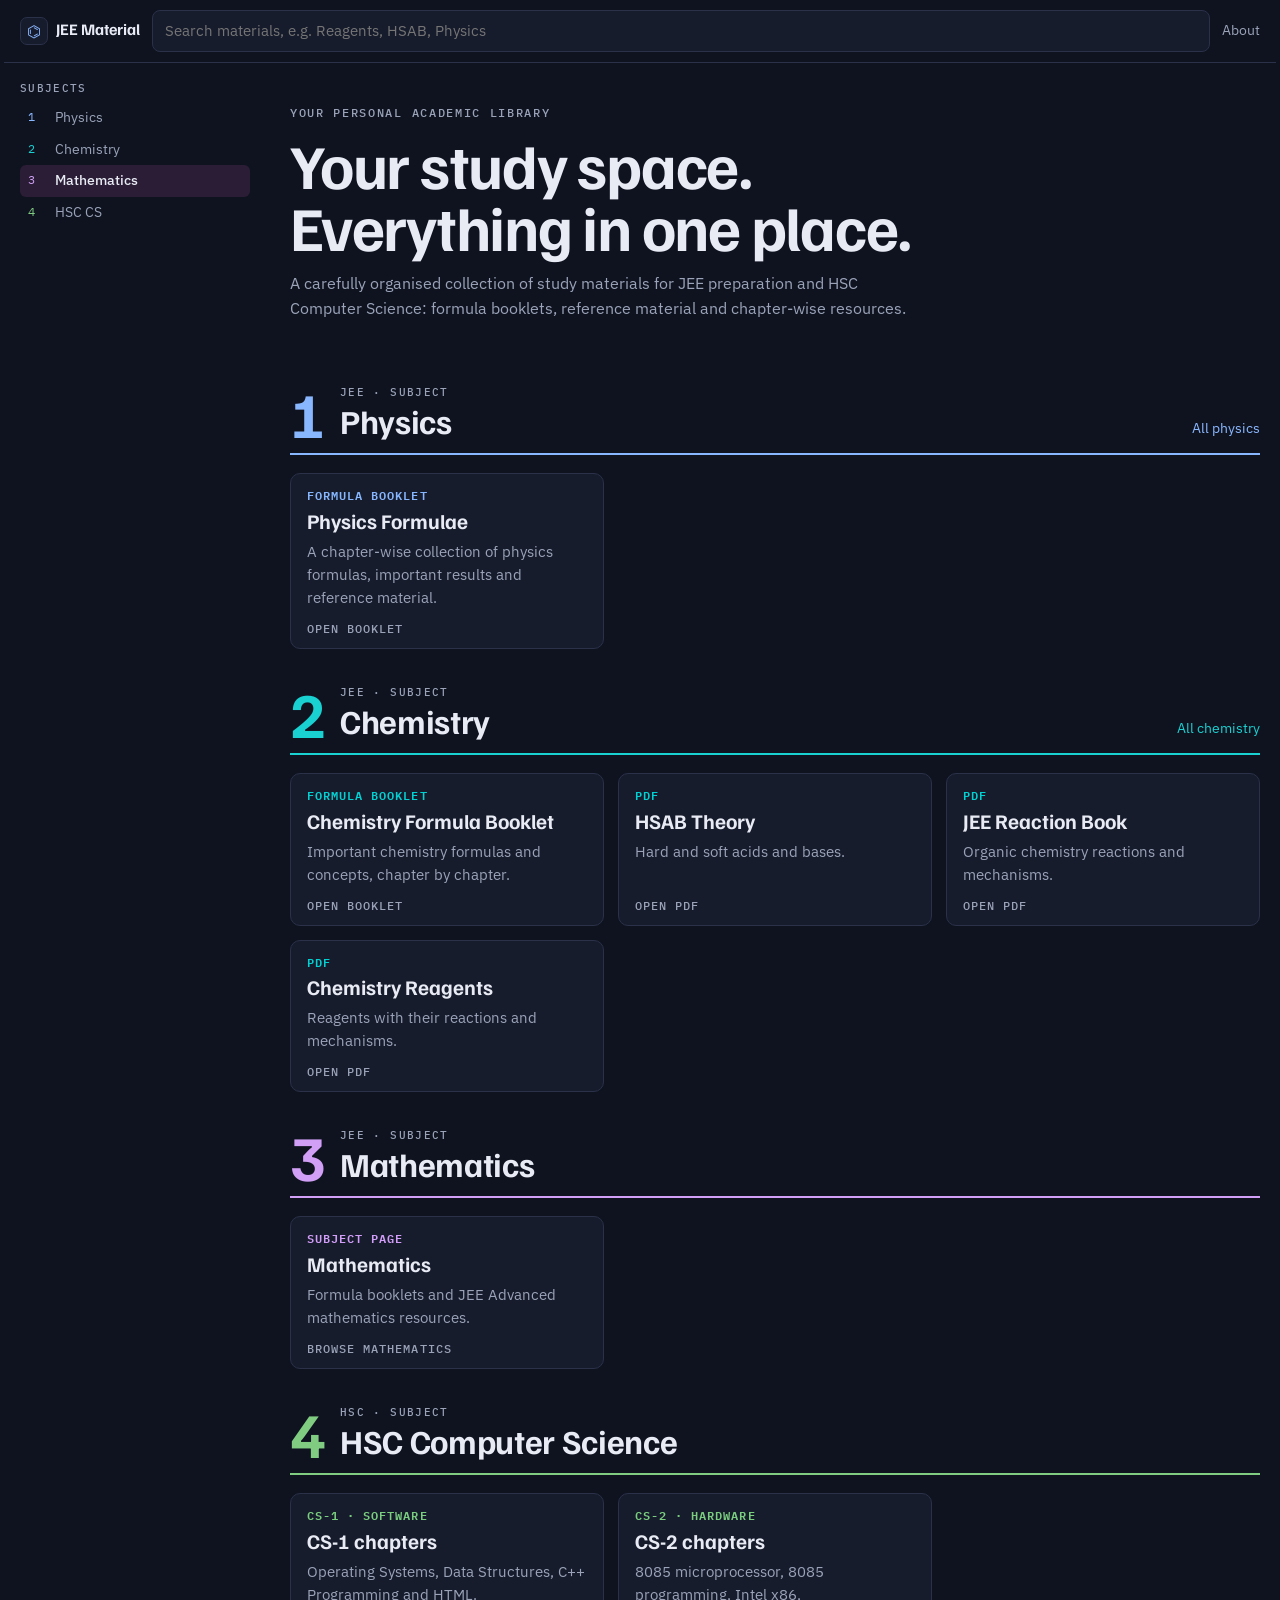
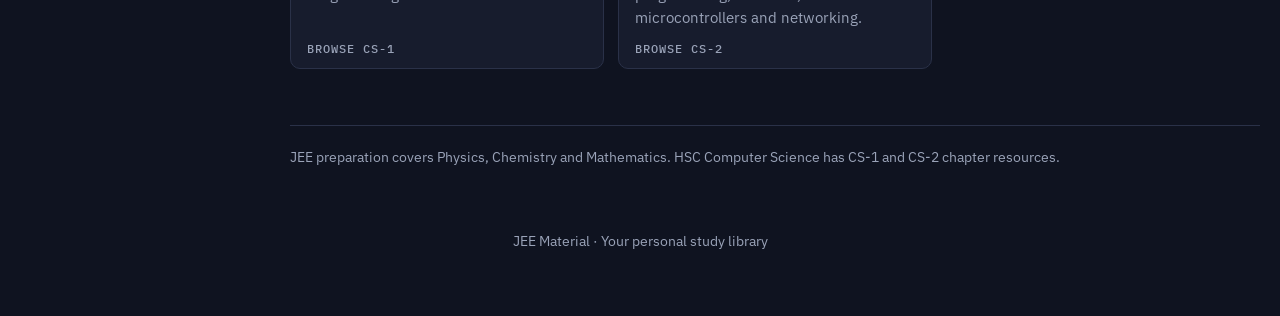
<file: index.html>
<!doctype html>
<html lang="en" data-theme="dark"><head><meta charset="utf-8"><meta name="viewport" content="width=device-width,initial-scale=1"><meta name="theme-color" content="#0f1320"><title>JEE Material | Study Library</title><link rel="preconnect" href="https://fonts.googleapis.com"><link rel="preconnect" href="https://fonts.gstatic.com" crossorigin><link href="https://fonts.googleapis.com/css2?family=Familjen+Grotesk:wght@500;600;700&family=IBM+Plex+Sans:wght@400;500;600&family=IBM+Plex+Mono:wght@400;500&display=swap" rel="stylesheet"><link rel="stylesheet" href="site.css"></head>
<body><div class="shell" id="top">
<div class="bar"><b><span class="logo">⌬</span>JEE Material</b><input id="q" type="search" placeholder="Search materials, e.g. Reagents, HSAB, Physics" aria-label="Search materials" autocomplete="off"><a class="link" href="#about">About</a></div>
<nav class="nav" aria-label="Subjects"><h6>Subjects</h6><a data-s="physics" data-t="physics" href="#physics"><span>1</span>Physics</a><a data-s="chemistry" data-t="chemistry" href="#chemistry"><span>2</span>Chemistry</a><a data-s="maths" data-t="maths" href="#maths"><span>3</span>Mathematics</a><a data-s="cs" data-t="cs" href="#cs"><span>4</span>HSC CS</a></nav>
<main id="main" style="min-width:0">
<header class="cover"><div class="eyebrow">Your personal academic library</div><h1>Your study space. Everything in one place.</h1><p>A carefully organised collection of study materials for JEE preparation and HSC Computer Science: formula booklets, reference material and chapter-wise resources.</p></header>
<section class="ch" id="physics" data-s="physics"><div class="chh"><span class="chn">1</span><div><small>JEE · Subject</small><h2>Physics</h2></div><a class="more" href="physics.html">All physics</a></div><div class="g"><a class="c res" href="Physics%20Formula%20Booklet.html"><h3>Formula booklet</h3><span class="t">Physics Formulae</span><p>A chapter-wise collection of physics formulas, important results and reference material.</p><span class="go">Open booklet</span></a></div></section>
<section class="ch" id="chemistry" data-s="chemistry"><div class="chh"><span class="chn">2</span><div><small>JEE · Subject</small><h2>Chemistry</h2></div><a class="more" href="chemistry.html">All chemistry</a></div><div class="g"><a class="c res" href="Chemistry_Formula_Booklet.html"><h3>Formula booklet</h3><span class="t">Chemistry Formula Booklet</span><p>Important chemistry formulas and concepts, chapter by chapter.</p><span class="go">Open booklet</span></a><a class="c res" href="HSAB_Hard_Soft_Acids_Bases.pdf" target="_blank" rel="noopener"><h3>PDF</h3><span class="t">HSAB Theory</span><p>Hard and soft acids and bases.</p><span class="go">Open PDF</span></a><a class="c res" href="JEE_Reaction_Book_Dark_Edition.pdf" target="_blank" rel="noopener"><h3>PDF</h3><span class="t">JEE Reaction Book</span><p>Organic chemistry reactions and mechanisms.</p><span class="go">Open PDF</span></a><a class="c res" href="Chemistry_Reagents.pdf" target="_blank" rel="noopener"><h3>PDF</h3><span class="t">Chemistry Reagents</span><p>Reagents with their reactions and mechanisms.</p><span class="go">Open PDF</span></a></div></section>
<section class="ch" id="maths" data-s="maths"><div class="chh"><span class="chn">3</span><div><small>JEE · Subject</small><h2>Mathematics</h2></div></div><div class="g"><a class="c res" href="mathematics.html"><h3>Subject page</h3><span class="t">Mathematics</span><p>Formula booklets and JEE Advanced mathematics resources.</p><span class="go">Browse mathematics</span></a></div></section>
<section class="ch" id="cs" data-s="cs"><div class="chh"><span class="chn">4</span><div><small>HSC · Subject</small><h2>HSC Computer Science</h2></div></div><div class="g"><a class="c res" href="hsc-cs.html#cs1"><h3>CS-1 · Software</h3><span class="t">CS-1 chapters</span><p>Operating Systems, Data Structures, C++ Programming and HTML.</p><span class="go">Browse CS-1</span></a><a class="c res" href="hsc-cs.html#cs2"><h3>CS-2 · Hardware</h3><span class="t">CS-2 chapters</span><p>8085 microprocessor, 8085 programming, Intel x86, microcontrollers and networking.</p><span class="go">Browse CS-2</span></a></div></section>
<p class="about" id="about">JEE preparation covers Physics, Chemistry and Mathematics. HSC Computer Science has CS-1 and CS-2 chapter resources.</p>
<div id="empty" class="empty" hidden>No material matches that search.</div>
</main>
<footer>JEE Material · Your personal study library</footer>
</div><script src="site.js"></script></body></html>
</file>
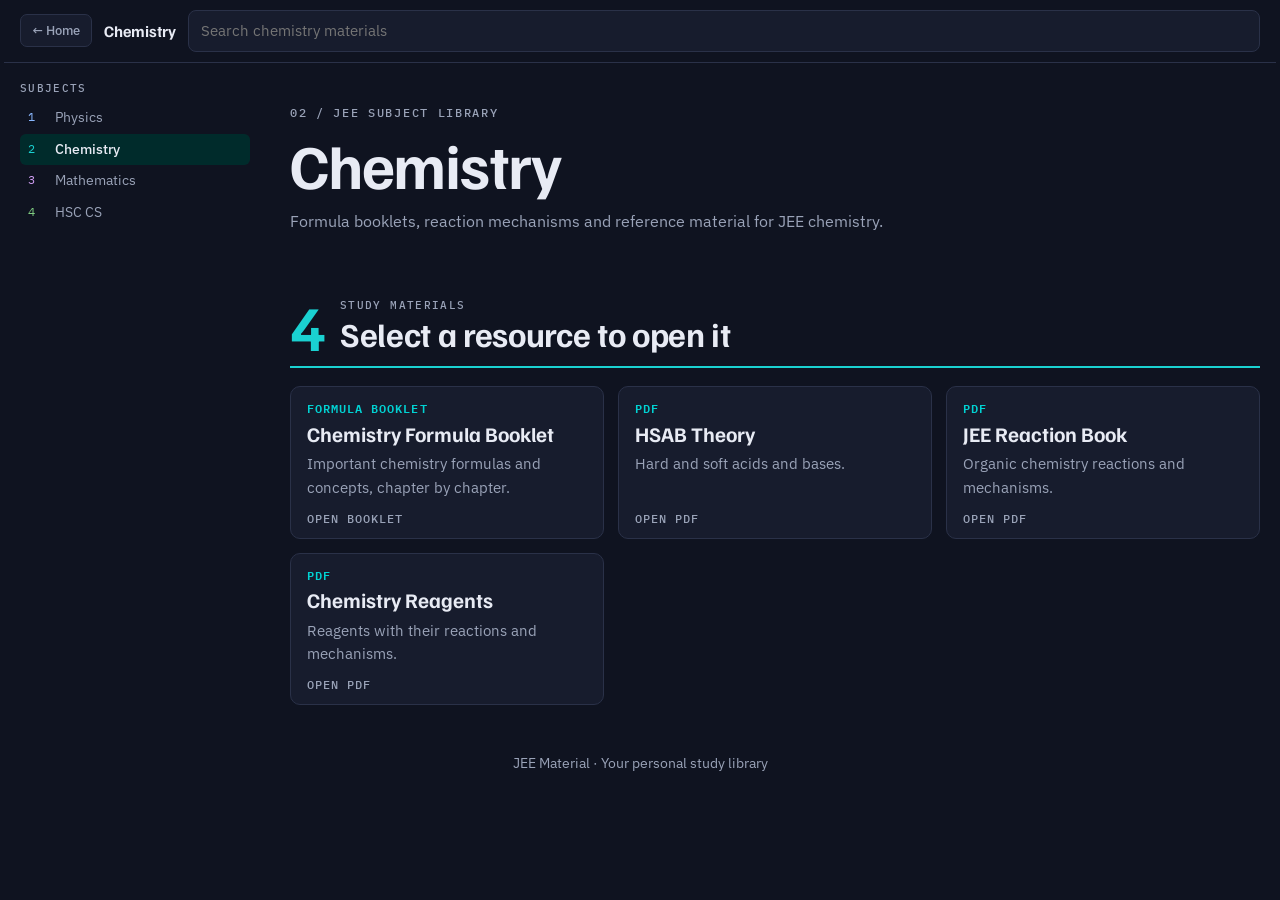
<file: chemistry (1).html>
<!doctype html>
<html lang="en" data-theme="dark"><head><meta charset="utf-8"><meta name="viewport" content="width=device-width,initial-scale=1"><meta name="theme-color" content="#0f1320"><title>Chemistry | JEE Material</title><link rel="preconnect" href="https://fonts.googleapis.com"><link rel="preconnect" href="https://fonts.gstatic.com" crossorigin><link href="https://fonts.googleapis.com/css2?family=Familjen+Grotesk:wght@500;600;700&family=IBM+Plex+Sans:wght@400;500;600&family=IBM+Plex+Mono:wght@400;500&display=swap" rel="stylesheet"><link rel="stylesheet" href="site.css"></head>
<body data-s="chemistry"><div class="shell" id="top">
<div class="bar"><a class="back" href="index.html">← Home</a><b>Chemistry</b><input id="q" type="search" placeholder="Search chemistry materials" aria-label="Search materials" autocomplete="off"></div>
<nav class="nav" aria-label="Subjects"><h6>Subjects</h6><a data-s="physics" data-t="physics" href="physics.html"><span>1</span>Physics</a><a data-s="chemistry" data-t="chemistry" href="chemistry.html" class="on"><span>2</span>Chemistry</a><a data-s="maths" data-t="maths" href="mathematics.html"><span>3</span>Mathematics</a><a data-s="cs" data-t="cs" href="hsc-cs.html"><span>4</span>HSC CS</a></nav>
<main id="main" style="min-width:0">
<header class="cover"><div class="eyebrow">02 / JEE subject library</div><h1>Chemistry</h1><p>Formula booklets, reaction mechanisms and reference material for JEE chemistry.</p></header>
<section class="ch" id="chemistry" data-s="chemistry"><div class="chh"><span class="chn">4</span><div><small>Study materials</small><h2>Select a resource to open it</h2></div></div><div class="g"><a class="c res" href="Chemistry_Formula_Booklet.html"><h3>Formula booklet</h3><span class="t">Chemistry Formula Booklet</span><p>Important chemistry formulas and concepts, chapter by chapter.</p><span class="go">Open booklet</span></a><a class="c res" href="HSAB_Hard_Soft_Acids_Bases.pdf" target="_blank" rel="noopener"><h3>PDF</h3><span class="t">HSAB Theory</span><p>Hard and soft acids and bases.</p><span class="go">Open PDF</span></a><a class="c res" href="JEE_Reaction_Book_Dark_Edition.pdf" target="_blank" rel="noopener"><h3>PDF</h3><span class="t">JEE Reaction Book</span><p>Organic chemistry reactions and mechanisms.</p><span class="go">Open PDF</span></a><a class="c res" href="Chemistry_Reagents.pdf" target="_blank" rel="noopener"><h3>PDF</h3><span class="t">Chemistry Reagents</span><p>Reagents with their reactions and mechanisms.</p><span class="go">Open PDF</span></a></div></section>
<div id="empty" class="empty" hidden>No material matches that search.</div>
</main>
<footer>JEE Material · Your personal study library</footer>
</div><script src="site.js"></script></body></html>
</file>
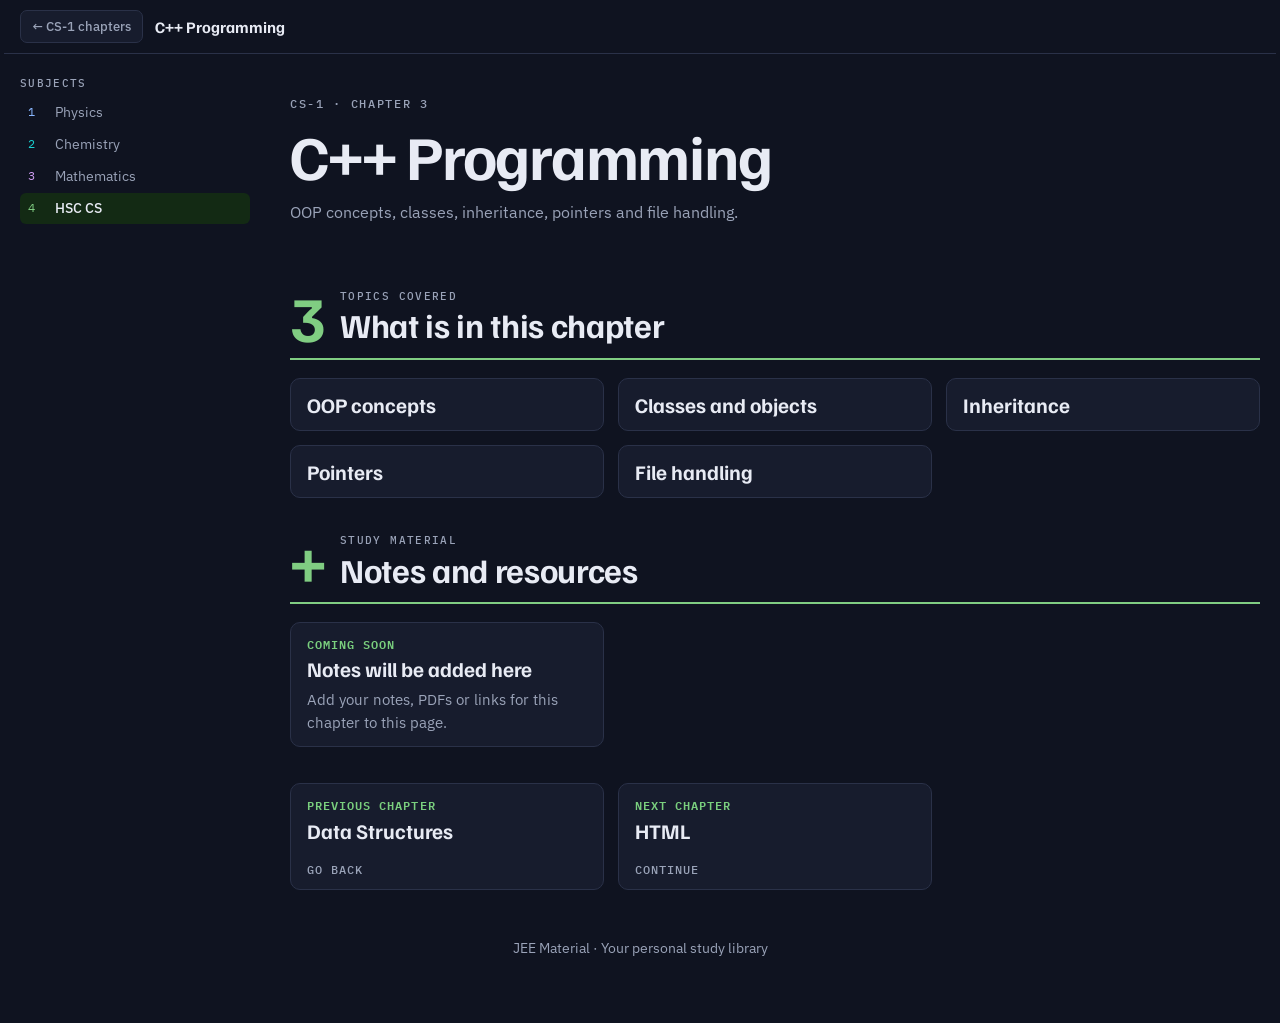
<file: cs1-cpp.html>
<!doctype html>
<html lang="en" data-theme="dark"><head><meta charset="utf-8"><meta name="viewport" content="width=device-width,initial-scale=1"><meta name="theme-color" content="#0f1320"><title>C++ Programming | CS-1 | JEE Material</title><link rel="preconnect" href="https://fonts.googleapis.com"><link rel="preconnect" href="https://fonts.gstatic.com" crossorigin><link href="https://fonts.googleapis.com/css2?family=Familjen+Grotesk:wght@500;600;700&family=IBM+Plex+Sans:wght@400;500;600&family=IBM+Plex+Mono:wght@400;500&display=swap" rel="stylesheet"><link rel="stylesheet" href="site.css"></head>
<body data-s="cs"><div class="shell" id="top"><div class="bar"><a class="back" href="hsc-cs.html#cs1">← CS-1 chapters</a><b>C++ Programming</b><span style="flex:1"></span></div><nav class="nav" aria-label="Subjects"><h6>Subjects</h6><a data-s="physics" href="physics.html"><span>1</span>Physics</a><a data-s="chemistry" href="chemistry.html"><span>2</span>Chemistry</a><a data-s="maths" href="mathematics.html"><span>3</span>Mathematics</a><a data-s="cs" href="hsc-cs.html" class="on"><span>4</span>HSC CS</a></nav><main id="main" style="min-width:0"><header class="cover"><div class="eyebrow">CS-1 · Chapter 3</div><h1>C++ Programming</h1><p>OOP concepts, classes, inheritance, pointers and file handling.</p></header>
<section class="ch" data-s="cs"><div class="chh"><span class="chn">3</span><div><small>Topics covered</small><h2>What is in this chapter</h2></div></div><div class="g"><div class="c"><span class="t">OOP concepts</span></div><div class="c"><span class="t">Classes and objects</span></div><div class="c"><span class="t">Inheritance</span></div><div class="c"><span class="t">Pointers</span></div><div class="c"><span class="t">File handling</span></div></div></section>
<section class="ch" data-s="cs"><div class="chh"><span class="chn">+</span><div><small>Study material</small><h2>Notes and resources</h2></div></div><div class="g"><div class="c"><h3>Coming soon</h3><span class="t">Notes will be added here</span><p>Add your notes, PDFs or links for this chapter to this page.</p></div></div></section>
<section class="ch" data-s="cs"><div class="g"><a class="c res" href="cs1-data-structures.html"><h3>Previous chapter</h3><span class="t">Data Structures</span><p></p><span class="go">Go back</span></a><a class="c res" href="cs1-html.html"><h3>Next chapter</h3><span class="t">HTML</span><p></p><span class="go">Continue</span></a></div></section></main>
<footer>JEE Material · Your personal study library</footer></div><script src="site.js"></script></body></html>
</file>
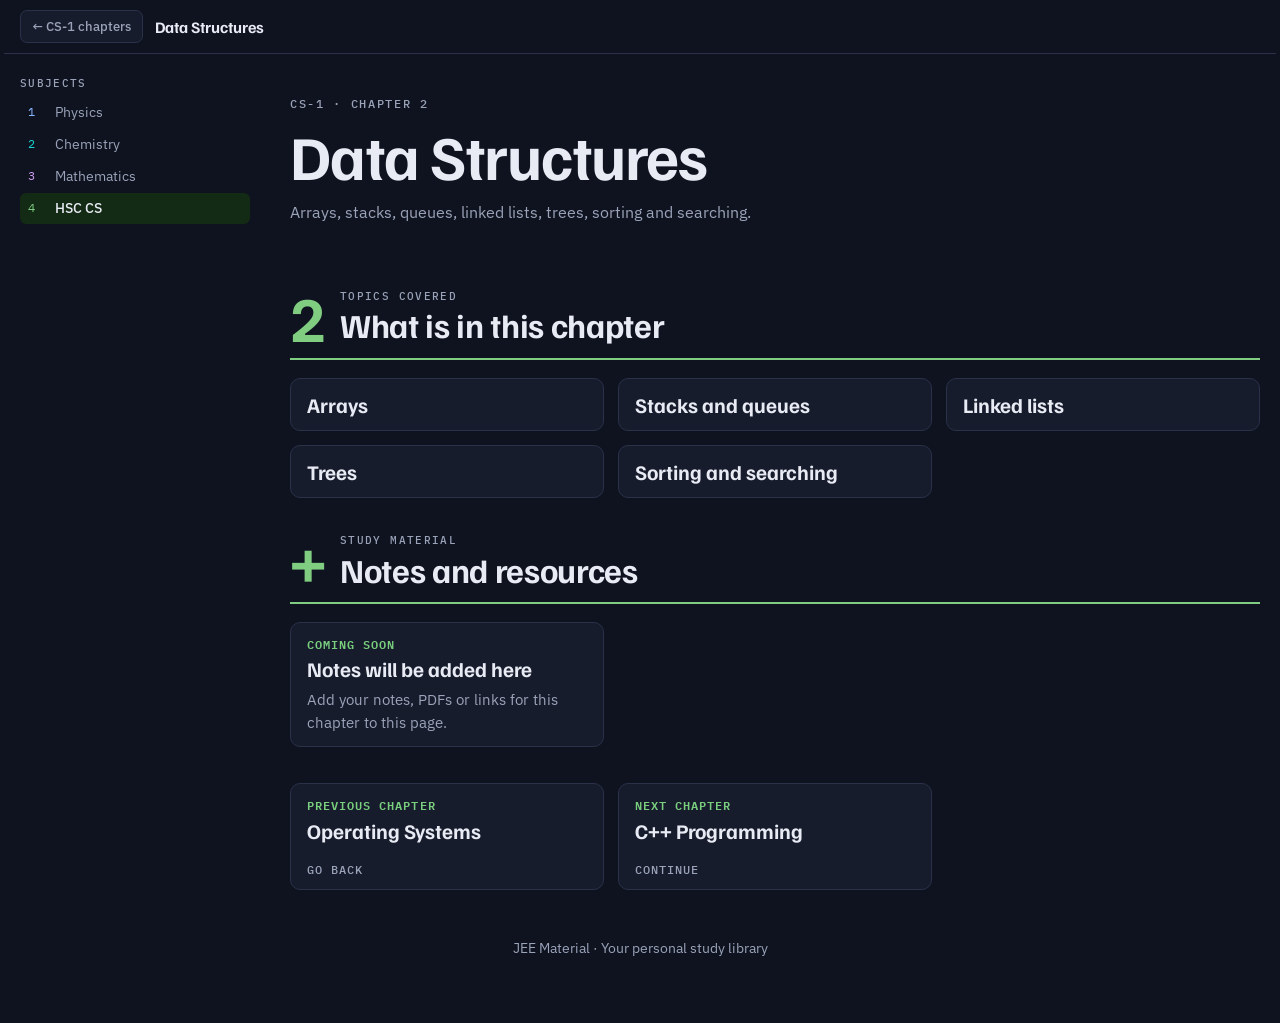
<file: cs1-data-structures.html>
<!doctype html>
<html lang="en" data-theme="dark"><head><meta charset="utf-8"><meta name="viewport" content="width=device-width,initial-scale=1"><meta name="theme-color" content="#0f1320"><title>Data Structures | CS-1 | JEE Material</title><link rel="preconnect" href="https://fonts.googleapis.com"><link rel="preconnect" href="https://fonts.gstatic.com" crossorigin><link href="https://fonts.googleapis.com/css2?family=Familjen+Grotesk:wght@500;600;700&family=IBM+Plex+Sans:wght@400;500;600&family=IBM+Plex+Mono:wght@400;500&display=swap" rel="stylesheet"><link rel="stylesheet" href="site.css"></head>
<body data-s="cs"><div class="shell" id="top"><div class="bar"><a class="back" href="hsc-cs.html#cs1">← CS-1 chapters</a><b>Data Structures</b><span style="flex:1"></span></div><nav class="nav" aria-label="Subjects"><h6>Subjects</h6><a data-s="physics" href="physics.html"><span>1</span>Physics</a><a data-s="chemistry" href="chemistry.html"><span>2</span>Chemistry</a><a data-s="maths" href="mathematics.html"><span>3</span>Mathematics</a><a data-s="cs" href="hsc-cs.html" class="on"><span>4</span>HSC CS</a></nav><main id="main" style="min-width:0"><header class="cover"><div class="eyebrow">CS-1 · Chapter 2</div><h1>Data Structures</h1><p>Arrays, stacks, queues, linked lists, trees, sorting and searching.</p></header>
<section class="ch" data-s="cs"><div class="chh"><span class="chn">2</span><div><small>Topics covered</small><h2>What is in this chapter</h2></div></div><div class="g"><div class="c"><span class="t">Arrays</span></div><div class="c"><span class="t">Stacks and queues</span></div><div class="c"><span class="t">Linked lists</span></div><div class="c"><span class="t">Trees</span></div><div class="c"><span class="t">Sorting and searching</span></div></div></section>
<section class="ch" data-s="cs"><div class="chh"><span class="chn">+</span><div><small>Study material</small><h2>Notes and resources</h2></div></div><div class="g"><div class="c"><h3>Coming soon</h3><span class="t">Notes will be added here</span><p>Add your notes, PDFs or links for this chapter to this page.</p></div></div></section>
<section class="ch" data-s="cs"><div class="g"><a class="c res" href="cs1-operating-systems.html"><h3>Previous chapter</h3><span class="t">Operating Systems</span><p></p><span class="go">Go back</span></a><a class="c res" href="cs1-cpp.html"><h3>Next chapter</h3><span class="t">C++ Programming</span><p></p><span class="go">Continue</span></a></div></section></main>
<footer>JEE Material · Your personal study library</footer></div><script src="site.js"></script></body></html>
</file>
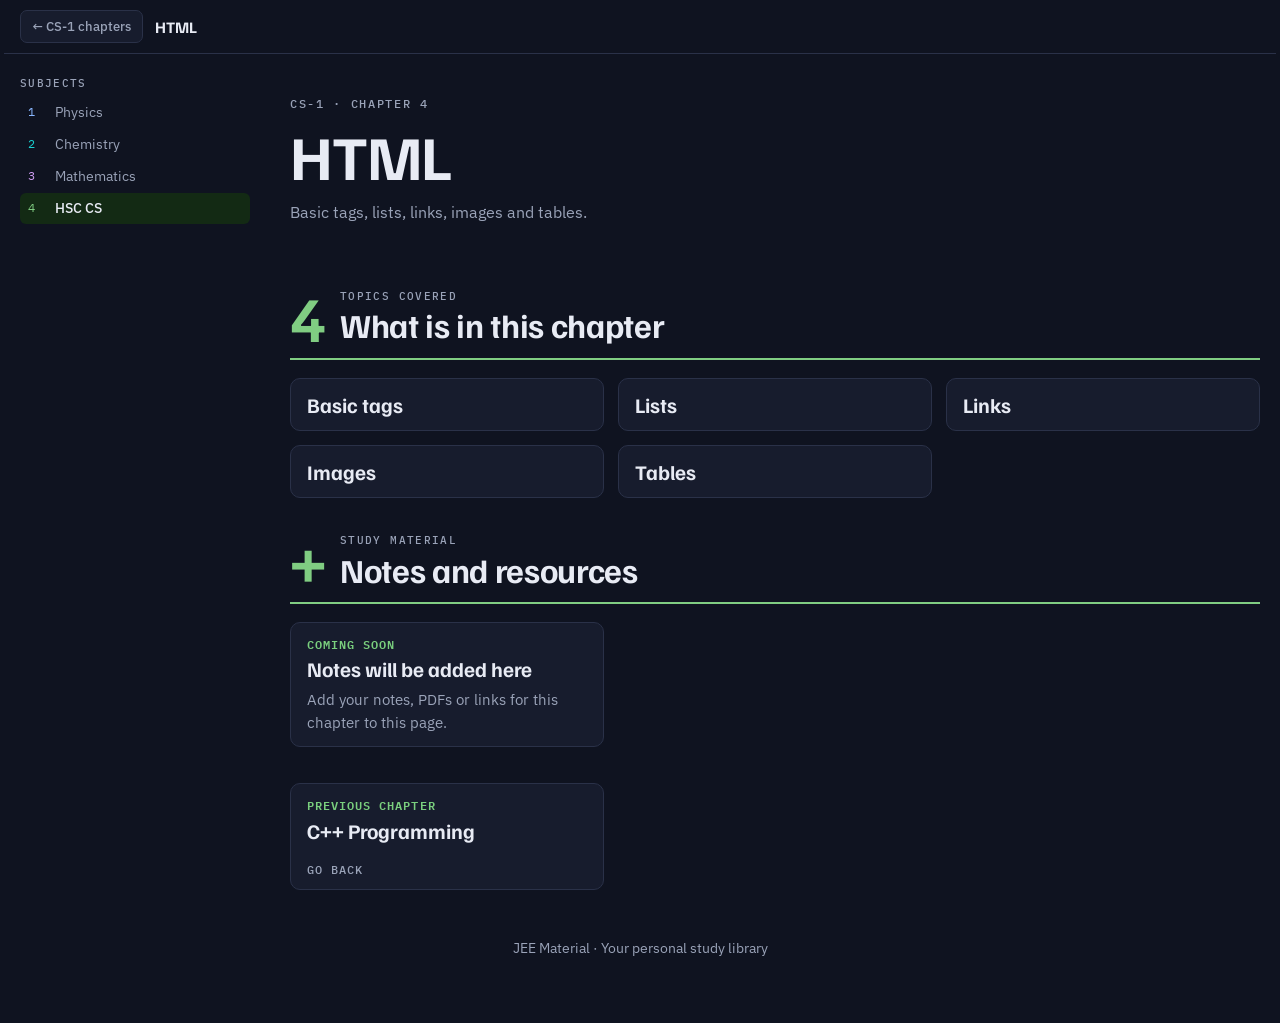
<file: cs1-html.html>
<!doctype html>
<html lang="en" data-theme="dark"><head><meta charset="utf-8"><meta name="viewport" content="width=device-width,initial-scale=1"><meta name="theme-color" content="#0f1320"><title>HTML | CS-1 | JEE Material</title><link rel="preconnect" href="https://fonts.googleapis.com"><link rel="preconnect" href="https://fonts.gstatic.com" crossorigin><link href="https://fonts.googleapis.com/css2?family=Familjen+Grotesk:wght@500;600;700&family=IBM+Plex+Sans:wght@400;500;600&family=IBM+Plex+Mono:wght@400;500&display=swap" rel="stylesheet"><link rel="stylesheet" href="site.css"></head>
<body data-s="cs"><div class="shell" id="top"><div class="bar"><a class="back" href="hsc-cs.html#cs1">← CS-1 chapters</a><b>HTML</b><span style="flex:1"></span></div><nav class="nav" aria-label="Subjects"><h6>Subjects</h6><a data-s="physics" href="physics.html"><span>1</span>Physics</a><a data-s="chemistry" href="chemistry.html"><span>2</span>Chemistry</a><a data-s="maths" href="mathematics.html"><span>3</span>Mathematics</a><a data-s="cs" href="hsc-cs.html" class="on"><span>4</span>HSC CS</a></nav><main id="main" style="min-width:0"><header class="cover"><div class="eyebrow">CS-1 · Chapter 4</div><h1>HTML</h1><p>Basic tags, lists, links, images and tables.</p></header>
<section class="ch" data-s="cs"><div class="chh"><span class="chn">4</span><div><small>Topics covered</small><h2>What is in this chapter</h2></div></div><div class="g"><div class="c"><span class="t">Basic tags</span></div><div class="c"><span class="t">Lists</span></div><div class="c"><span class="t">Links</span></div><div class="c"><span class="t">Images</span></div><div class="c"><span class="t">Tables</span></div></div></section>
<section class="ch" data-s="cs"><div class="chh"><span class="chn">+</span><div><small>Study material</small><h2>Notes and resources</h2></div></div><div class="g"><div class="c"><h3>Coming soon</h3><span class="t">Notes will be added here</span><p>Add your notes, PDFs or links for this chapter to this page.</p></div></div></section>
<section class="ch" data-s="cs"><div class="g"><a class="c res" href="cs1-cpp.html"><h3>Previous chapter</h3><span class="t">C++ Programming</span><p></p><span class="go">Go back</span></a></div></section></main>
<footer>JEE Material · Your personal study library</footer></div><script src="site.js"></script></body></html>
</file>
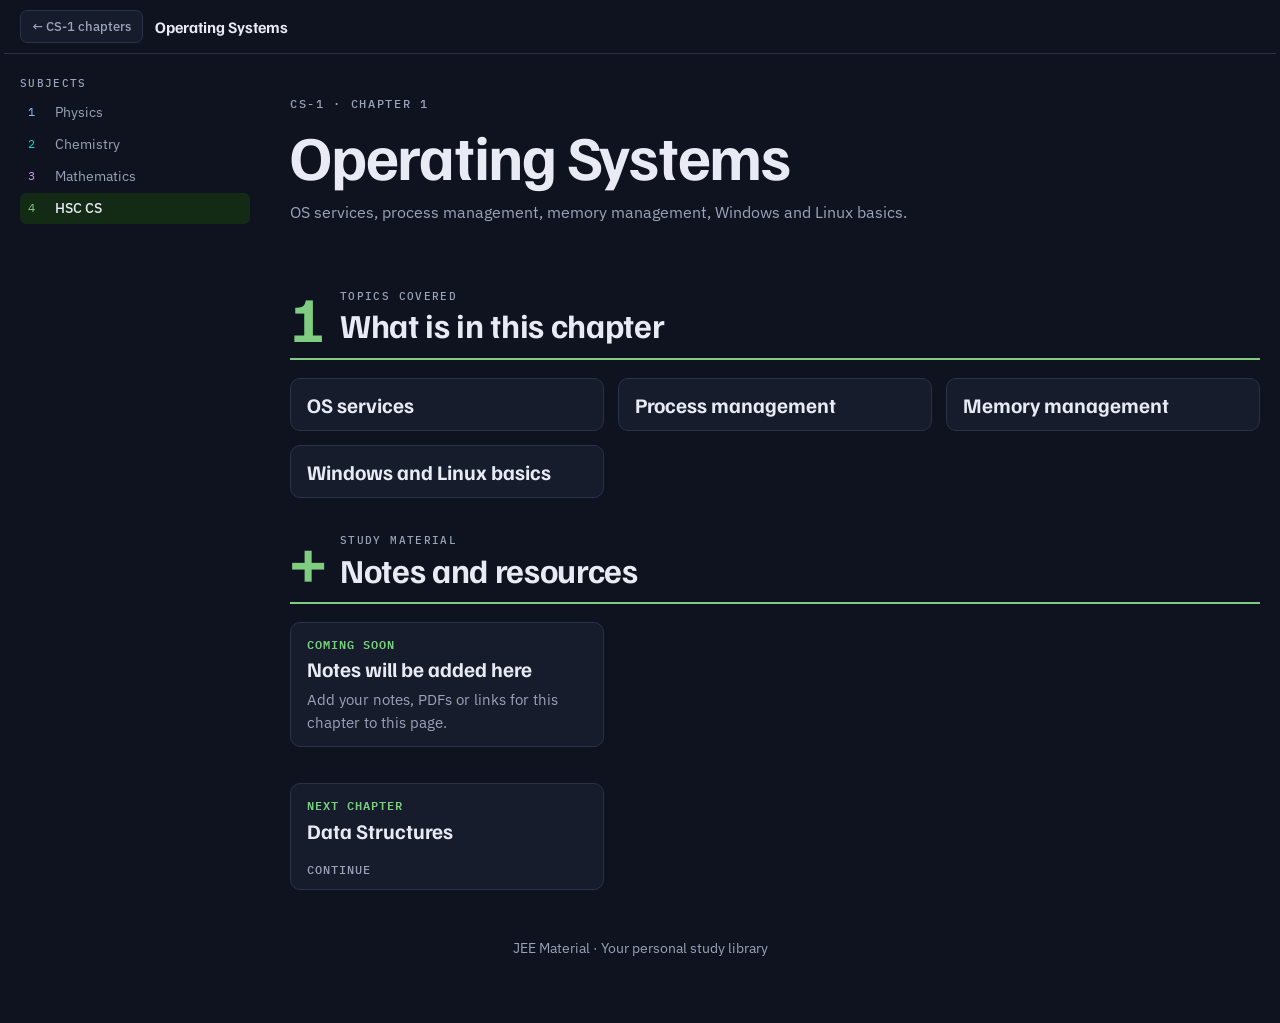
<file: cs1-operating-systems.html>
<!doctype html>
<html lang="en" data-theme="dark"><head><meta charset="utf-8"><meta name="viewport" content="width=device-width,initial-scale=1"><meta name="theme-color" content="#0f1320"><title>Operating Systems | CS-1 | JEE Material</title><link rel="preconnect" href="https://fonts.googleapis.com"><link rel="preconnect" href="https://fonts.gstatic.com" crossorigin><link href="https://fonts.googleapis.com/css2?family=Familjen+Grotesk:wght@500;600;700&family=IBM+Plex+Sans:wght@400;500;600&family=IBM+Plex+Mono:wght@400;500&display=swap" rel="stylesheet"><link rel="stylesheet" href="site.css"></head>
<body data-s="cs"><div class="shell" id="top"><div class="bar"><a class="back" href="hsc-cs.html#cs1">← CS-1 chapters</a><b>Operating Systems</b><span style="flex:1"></span></div><nav class="nav" aria-label="Subjects"><h6>Subjects</h6><a data-s="physics" href="physics.html"><span>1</span>Physics</a><a data-s="chemistry" href="chemistry.html"><span>2</span>Chemistry</a><a data-s="maths" href="mathematics.html"><span>3</span>Mathematics</a><a data-s="cs" href="hsc-cs.html" class="on"><span>4</span>HSC CS</a></nav><main id="main" style="min-width:0"><header class="cover"><div class="eyebrow">CS-1 · Chapter 1</div><h1>Operating Systems</h1><p>OS services, process management, memory management, Windows and Linux basics.</p></header>
<section class="ch" data-s="cs"><div class="chh"><span class="chn">1</span><div><small>Topics covered</small><h2>What is in this chapter</h2></div></div><div class="g"><div class="c"><span class="t">OS services</span></div><div class="c"><span class="t">Process management</span></div><div class="c"><span class="t">Memory management</span></div><div class="c"><span class="t">Windows and Linux basics</span></div></div></section>
<section class="ch" data-s="cs"><div class="chh"><span class="chn">+</span><div><small>Study material</small><h2>Notes and resources</h2></div></div><div class="g"><div class="c"><h3>Coming soon</h3><span class="t">Notes will be added here</span><p>Add your notes, PDFs or links for this chapter to this page.</p></div></div></section>
<section class="ch" data-s="cs"><div class="g"><a class="c res" href="cs1-data-structures.html"><h3>Next chapter</h3><span class="t">Data Structures</span><p></p><span class="go">Continue</span></a></div></section></main>
<footer>JEE Material · Your personal study library</footer></div><script src="site.js"></script></body></html>
</file>
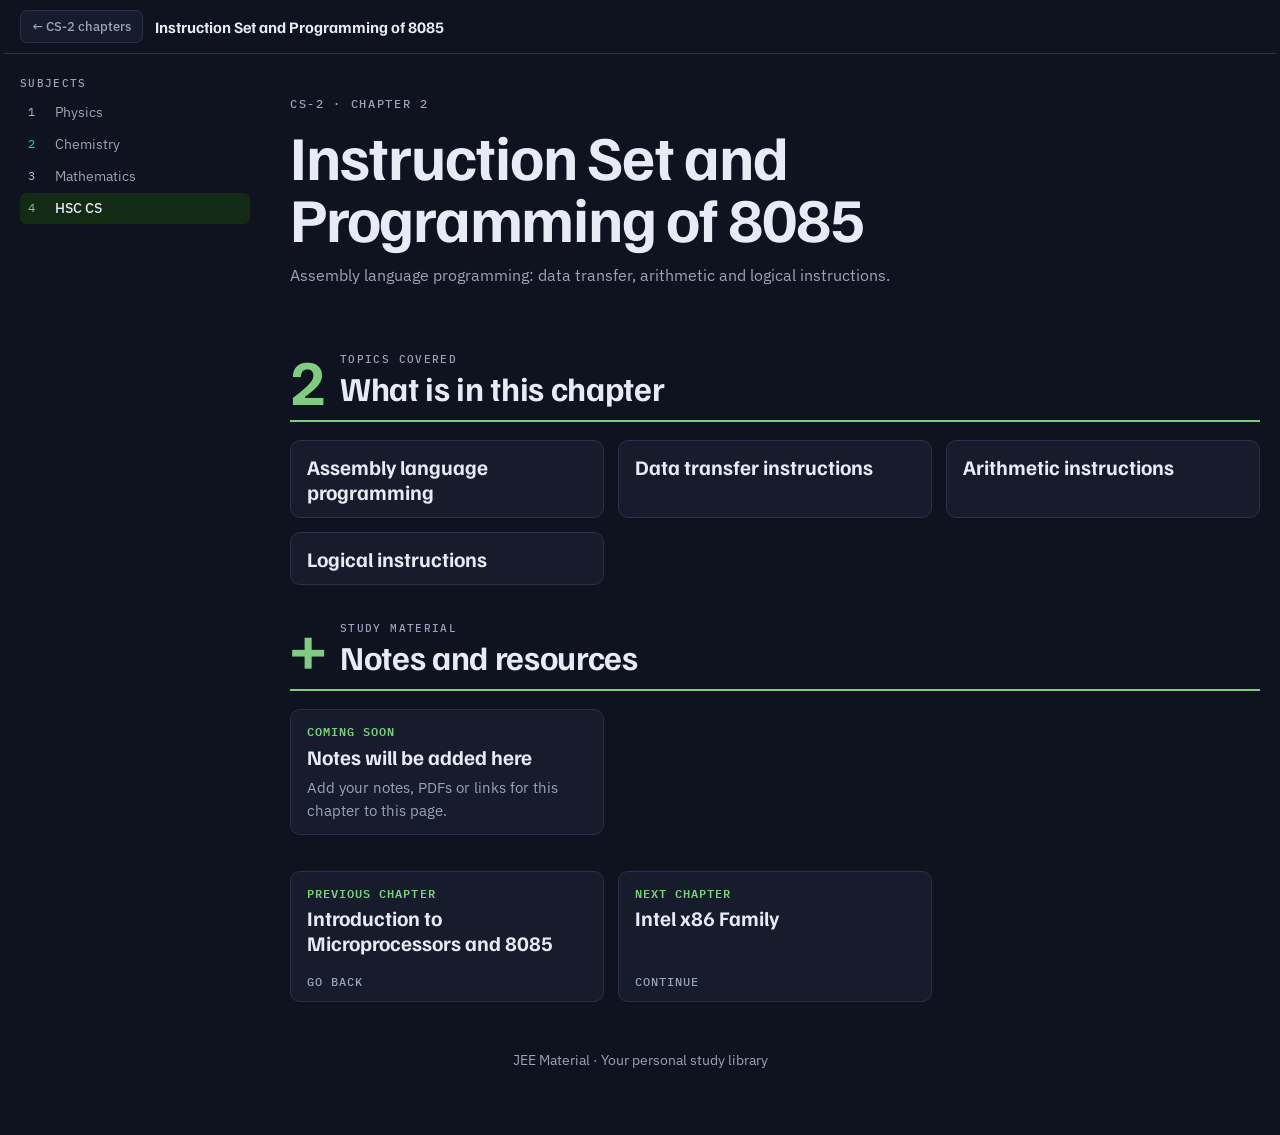
<file: cs2-8085-instruction-set.html>
<!doctype html>
<html lang="en" data-theme="dark"><head><meta charset="utf-8"><meta name="viewport" content="width=device-width,initial-scale=1"><meta name="theme-color" content="#0f1320"><title>Instruction Set and Programming of 8085 | CS-2 | JEE Material</title><link rel="preconnect" href="https://fonts.googleapis.com"><link rel="preconnect" href="https://fonts.gstatic.com" crossorigin><link href="https://fonts.googleapis.com/css2?family=Familjen+Grotesk:wght@500;600;700&family=IBM+Plex+Sans:wght@400;500;600&family=IBM+Plex+Mono:wght@400;500&display=swap" rel="stylesheet"><link rel="stylesheet" href="site.css"></head>
<body data-s="cs"><div class="shell" id="top"><div class="bar"><a class="back" href="hsc-cs.html#cs2">← CS-2 chapters</a><b>Instruction Set and Programming of 8085</b><span style="flex:1"></span></div><nav class="nav" aria-label="Subjects"><h6>Subjects</h6><a data-s="physics" href="physics.html"><span>1</span>Physics</a><a data-s="chemistry" href="chemistry.html"><span>2</span>Chemistry</a><a data-s="maths" href="mathematics.html"><span>3</span>Mathematics</a><a data-s="cs" href="hsc-cs.html" class="on"><span>4</span>HSC CS</a></nav><main id="main" style="min-width:0"><header class="cover"><div class="eyebrow">CS-2 · Chapter 2</div><h1>Instruction Set and Programming of 8085</h1><p>Assembly language programming: data transfer, arithmetic and logical instructions.</p></header>
<section class="ch" data-s="cs"><div class="chh"><span class="chn">2</span><div><small>Topics covered</small><h2>What is in this chapter</h2></div></div><div class="g"><div class="c"><span class="t">Assembly language programming</span></div><div class="c"><span class="t">Data transfer instructions</span></div><div class="c"><span class="t">Arithmetic instructions</span></div><div class="c"><span class="t">Logical instructions</span></div></div></section>
<section class="ch" data-s="cs"><div class="chh"><span class="chn">+</span><div><small>Study material</small><h2>Notes and resources</h2></div></div><div class="g"><div class="c"><h3>Coming soon</h3><span class="t">Notes will be added here</span><p>Add your notes, PDFs or links for this chapter to this page.</p></div></div></section>
<section class="ch" data-s="cs"><div class="g"><a class="c res" href="cs2-8085-intro.html"><h3>Previous chapter</h3><span class="t">Introduction to Microprocessors and 8085</span><p></p><span class="go">Go back</span></a><a class="c res" href="cs2-intel-x86.html"><h3>Next chapter</h3><span class="t">Intel x86 Family</span><p></p><span class="go">Continue</span></a></div></section></main>
<footer>JEE Material · Your personal study library</footer></div><script src="site.js"></script></body></html>
</file>
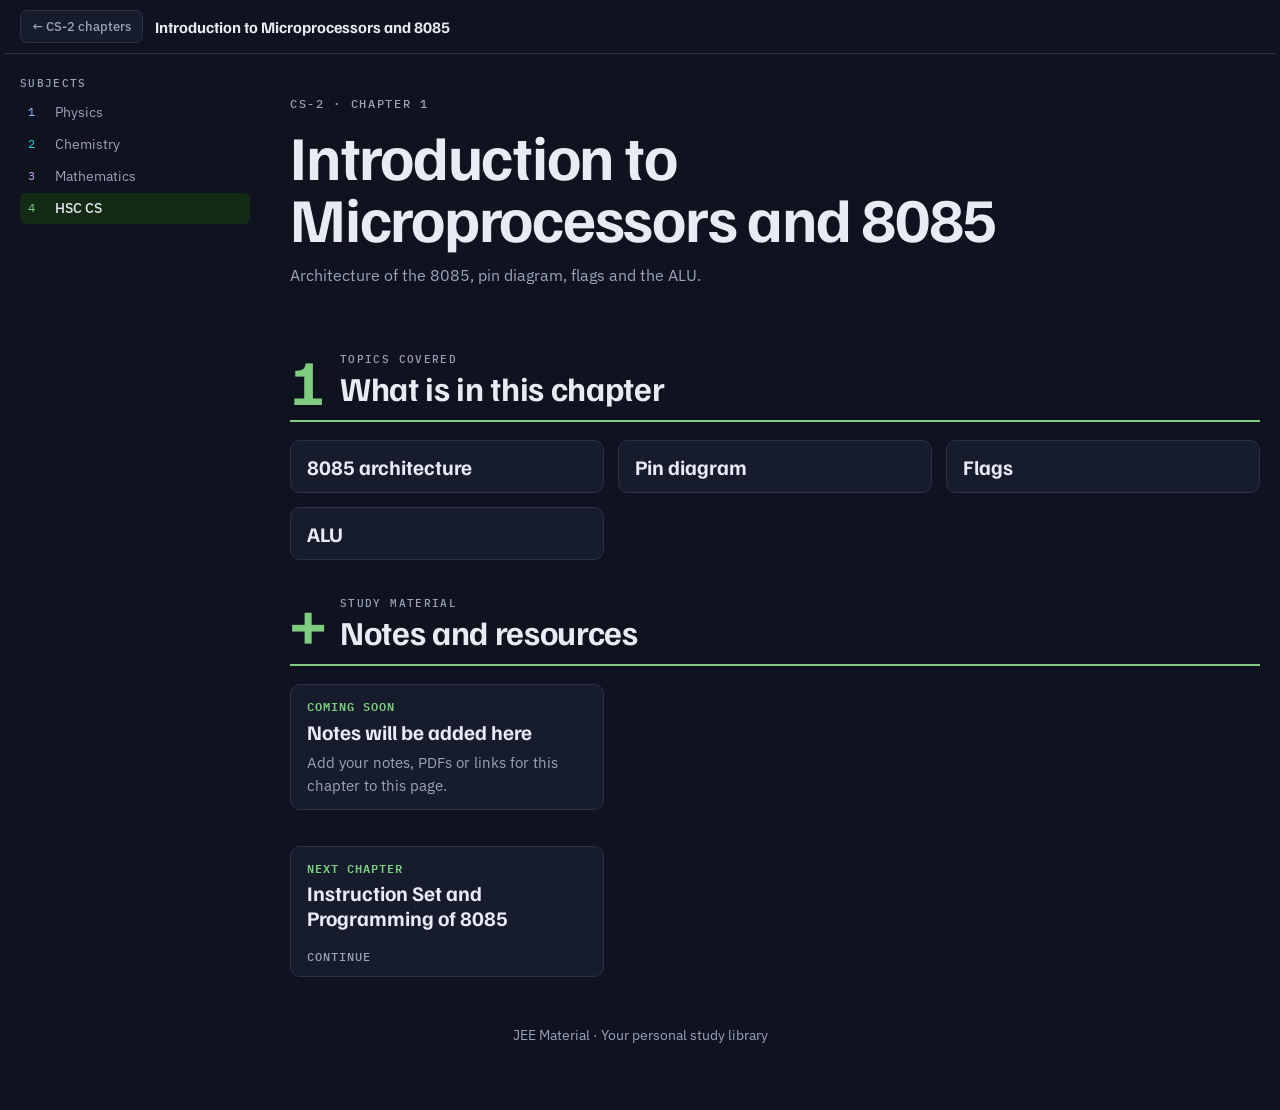
<file: cs2-8085-intro.html>
<!doctype html>
<html lang="en" data-theme="dark"><head><meta charset="utf-8"><meta name="viewport" content="width=device-width,initial-scale=1"><meta name="theme-color" content="#0f1320"><title>Introduction to Microprocessors and 8085 | CS-2 | JEE Material</title><link rel="preconnect" href="https://fonts.googleapis.com"><link rel="preconnect" href="https://fonts.gstatic.com" crossorigin><link href="https://fonts.googleapis.com/css2?family=Familjen+Grotesk:wght@500;600;700&family=IBM+Plex+Sans:wght@400;500;600&family=IBM+Plex+Mono:wght@400;500&display=swap" rel="stylesheet"><link rel="stylesheet" href="site.css"></head>
<body data-s="cs"><div class="shell" id="top"><div class="bar"><a class="back" href="hsc-cs.html#cs2">← CS-2 chapters</a><b>Introduction to Microprocessors and 8085</b><span style="flex:1"></span></div><nav class="nav" aria-label="Subjects"><h6>Subjects</h6><a data-s="physics" href="physics.html"><span>1</span>Physics</a><a data-s="chemistry" href="chemistry.html"><span>2</span>Chemistry</a><a data-s="maths" href="mathematics.html"><span>3</span>Mathematics</a><a data-s="cs" href="hsc-cs.html" class="on"><span>4</span>HSC CS</a></nav><main id="main" style="min-width:0"><header class="cover"><div class="eyebrow">CS-2 · Chapter 1</div><h1>Introduction to Microprocessors and 8085</h1><p>Architecture of the 8085, pin diagram, flags and the ALU.</p></header>
<section class="ch" data-s="cs"><div class="chh"><span class="chn">1</span><div><small>Topics covered</small><h2>What is in this chapter</h2></div></div><div class="g"><div class="c"><span class="t">8085 architecture</span></div><div class="c"><span class="t">Pin diagram</span></div><div class="c"><span class="t">Flags</span></div><div class="c"><span class="t">ALU</span></div></div></section>
<section class="ch" data-s="cs"><div class="chh"><span class="chn">+</span><div><small>Study material</small><h2>Notes and resources</h2></div></div><div class="g"><div class="c"><h3>Coming soon</h3><span class="t">Notes will be added here</span><p>Add your notes, PDFs or links for this chapter to this page.</p></div></div></section>
<section class="ch" data-s="cs"><div class="g"><a class="c res" href="cs2-8085-instruction-set.html"><h3>Next chapter</h3><span class="t">Instruction Set and Programming of 8085</span><p></p><span class="go">Continue</span></a></div></section></main>
<footer>JEE Material · Your personal study library</footer></div><script src="site.js"></script></body></html>
</file>
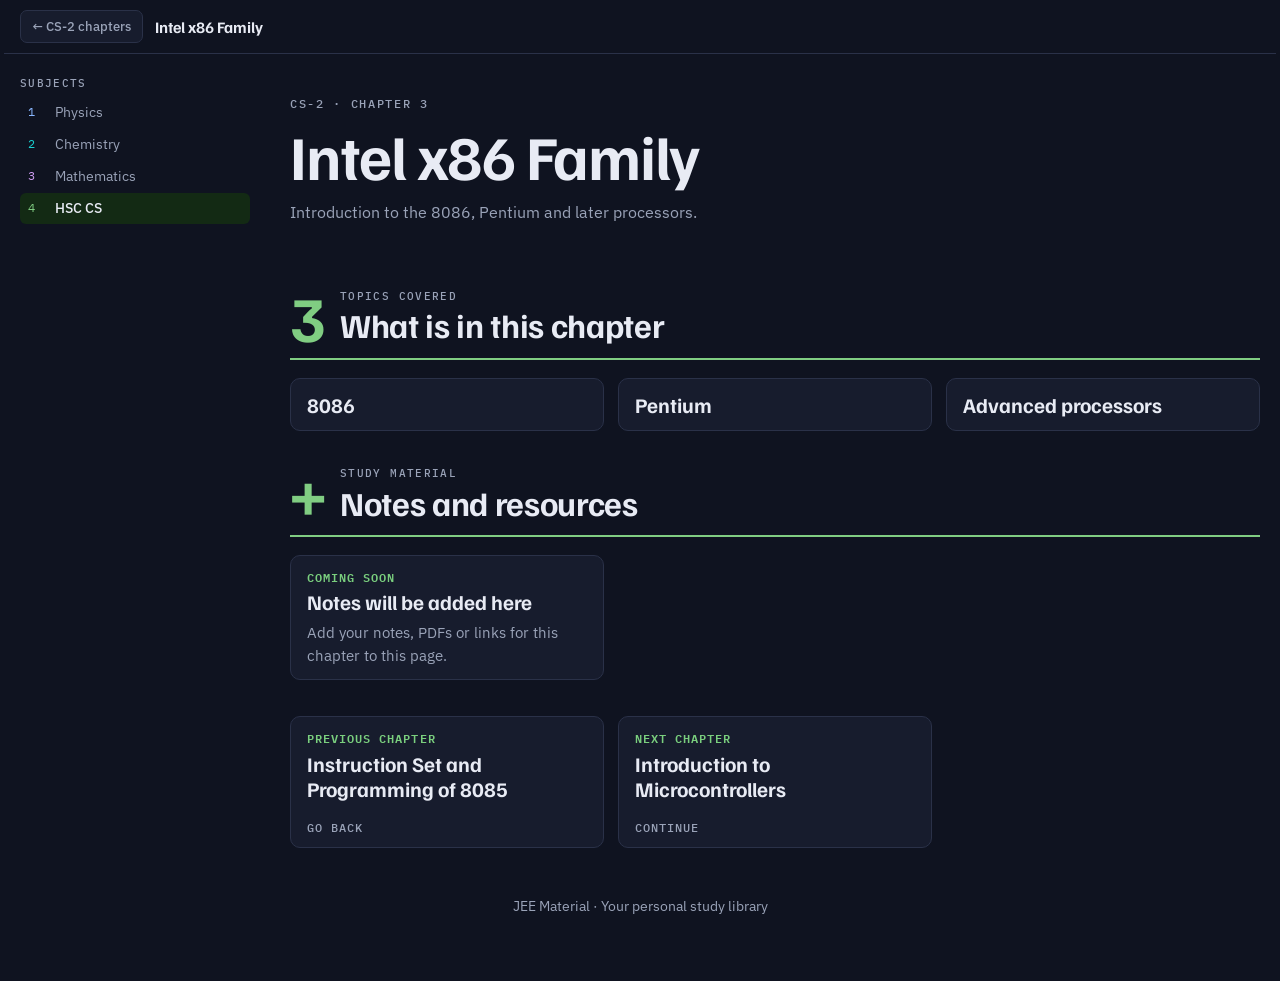
<file: cs2-intel-x86.html>
<!doctype html>
<html lang="en" data-theme="dark"><head><meta charset="utf-8"><meta name="viewport" content="width=device-width,initial-scale=1"><meta name="theme-color" content="#0f1320"><title>Intel x86 Family | CS-2 | JEE Material</title><link rel="preconnect" href="https://fonts.googleapis.com"><link rel="preconnect" href="https://fonts.gstatic.com" crossorigin><link href="https://fonts.googleapis.com/css2?family=Familjen+Grotesk:wght@500;600;700&family=IBM+Plex+Sans:wght@400;500;600&family=IBM+Plex+Mono:wght@400;500&display=swap" rel="stylesheet"><link rel="stylesheet" href="site.css"></head>
<body data-s="cs"><div class="shell" id="top"><div class="bar"><a class="back" href="hsc-cs.html#cs2">← CS-2 chapters</a><b>Intel x86 Family</b><span style="flex:1"></span></div><nav class="nav" aria-label="Subjects"><h6>Subjects</h6><a data-s="physics" href="physics.html"><span>1</span>Physics</a><a data-s="chemistry" href="chemistry.html"><span>2</span>Chemistry</a><a data-s="maths" href="mathematics.html"><span>3</span>Mathematics</a><a data-s="cs" href="hsc-cs.html" class="on"><span>4</span>HSC CS</a></nav><main id="main" style="min-width:0"><header class="cover"><div class="eyebrow">CS-2 · Chapter 3</div><h1>Intel x86 Family</h1><p>Introduction to the 8086, Pentium and later processors.</p></header>
<section class="ch" data-s="cs"><div class="chh"><span class="chn">3</span><div><small>Topics covered</small><h2>What is in this chapter</h2></div></div><div class="g"><div class="c"><span class="t">8086</span></div><div class="c"><span class="t">Pentium</span></div><div class="c"><span class="t">Advanced processors</span></div></div></section>
<section class="ch" data-s="cs"><div class="chh"><span class="chn">+</span><div><small>Study material</small><h2>Notes and resources</h2></div></div><div class="g"><div class="c"><h3>Coming soon</h3><span class="t">Notes will be added here</span><p>Add your notes, PDFs or links for this chapter to this page.</p></div></div></section>
<section class="ch" data-s="cs"><div class="g"><a class="c res" href="cs2-8085-instruction-set.html"><h3>Previous chapter</h3><span class="t">Instruction Set and Programming of 8085</span><p></p><span class="go">Go back</span></a><a class="c res" href="cs2-microcontrollers.html"><h3>Next chapter</h3><span class="t">Introduction to Microcontrollers</span><p></p><span class="go">Continue</span></a></div></section></main>
<footer>JEE Material · Your personal study library</footer></div><script src="site.js"></script></body></html>
</file>
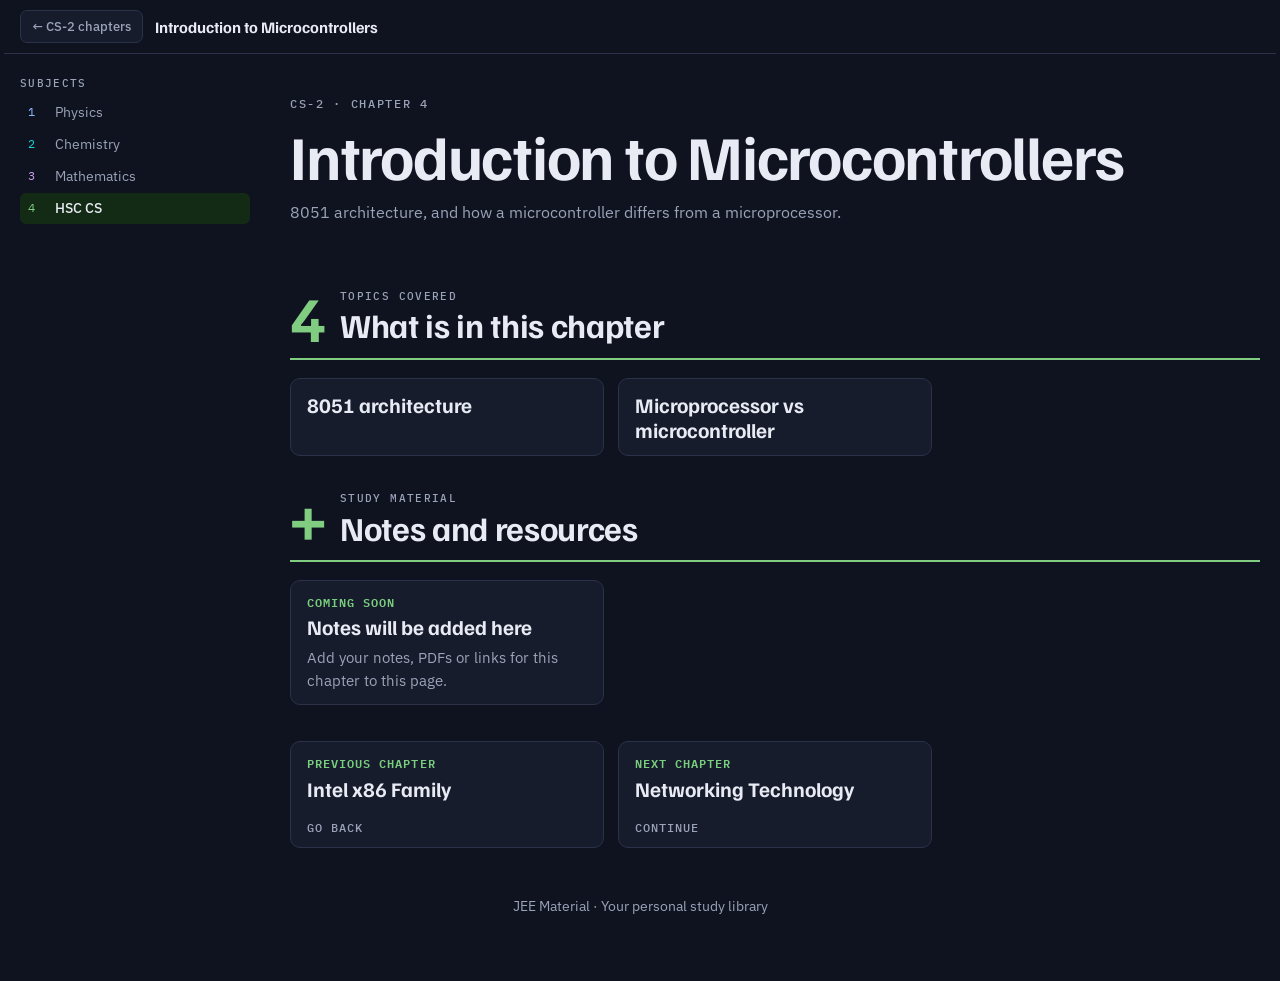
<file: cs2-microcontrollers.html>
<!doctype html>
<html lang="en" data-theme="dark"><head><meta charset="utf-8"><meta name="viewport" content="width=device-width,initial-scale=1"><meta name="theme-color" content="#0f1320"><title>Introduction to Microcontrollers | CS-2 | JEE Material</title><link rel="preconnect" href="https://fonts.googleapis.com"><link rel="preconnect" href="https://fonts.gstatic.com" crossorigin><link href="https://fonts.googleapis.com/css2?family=Familjen+Grotesk:wght@500;600;700&family=IBM+Plex+Sans:wght@400;500;600&family=IBM+Plex+Mono:wght@400;500&display=swap" rel="stylesheet"><link rel="stylesheet" href="site.css"></head>
<body data-s="cs"><div class="shell" id="top"><div class="bar"><a class="back" href="hsc-cs.html#cs2">← CS-2 chapters</a><b>Introduction to Microcontrollers</b><span style="flex:1"></span></div><nav class="nav" aria-label="Subjects"><h6>Subjects</h6><a data-s="physics" href="physics.html"><span>1</span>Physics</a><a data-s="chemistry" href="chemistry.html"><span>2</span>Chemistry</a><a data-s="maths" href="mathematics.html"><span>3</span>Mathematics</a><a data-s="cs" href="hsc-cs.html" class="on"><span>4</span>HSC CS</a></nav><main id="main" style="min-width:0"><header class="cover"><div class="eyebrow">CS-2 · Chapter 4</div><h1>Introduction to Microcontrollers</h1><p>8051 architecture, and how a microcontroller differs from a microprocessor.</p></header>
<section class="ch" data-s="cs"><div class="chh"><span class="chn">4</span><div><small>Topics covered</small><h2>What is in this chapter</h2></div></div><div class="g"><div class="c"><span class="t">8051 architecture</span></div><div class="c"><span class="t">Microprocessor vs microcontroller</span></div></div></section>
<section class="ch" data-s="cs"><div class="chh"><span class="chn">+</span><div><small>Study material</small><h2>Notes and resources</h2></div></div><div class="g"><div class="c"><h3>Coming soon</h3><span class="t">Notes will be added here</span><p>Add your notes, PDFs or links for this chapter to this page.</p></div></div></section>
<section class="ch" data-s="cs"><div class="g"><a class="c res" href="cs2-intel-x86.html"><h3>Previous chapter</h3><span class="t">Intel x86 Family</span><p></p><span class="go">Go back</span></a><a class="c res" href="cs2-networking.html"><h3>Next chapter</h3><span class="t">Networking Technology</span><p></p><span class="go">Continue</span></a></div></section></main>
<footer>JEE Material · Your personal study library</footer></div><script src="site.js"></script></body></html>
</file>
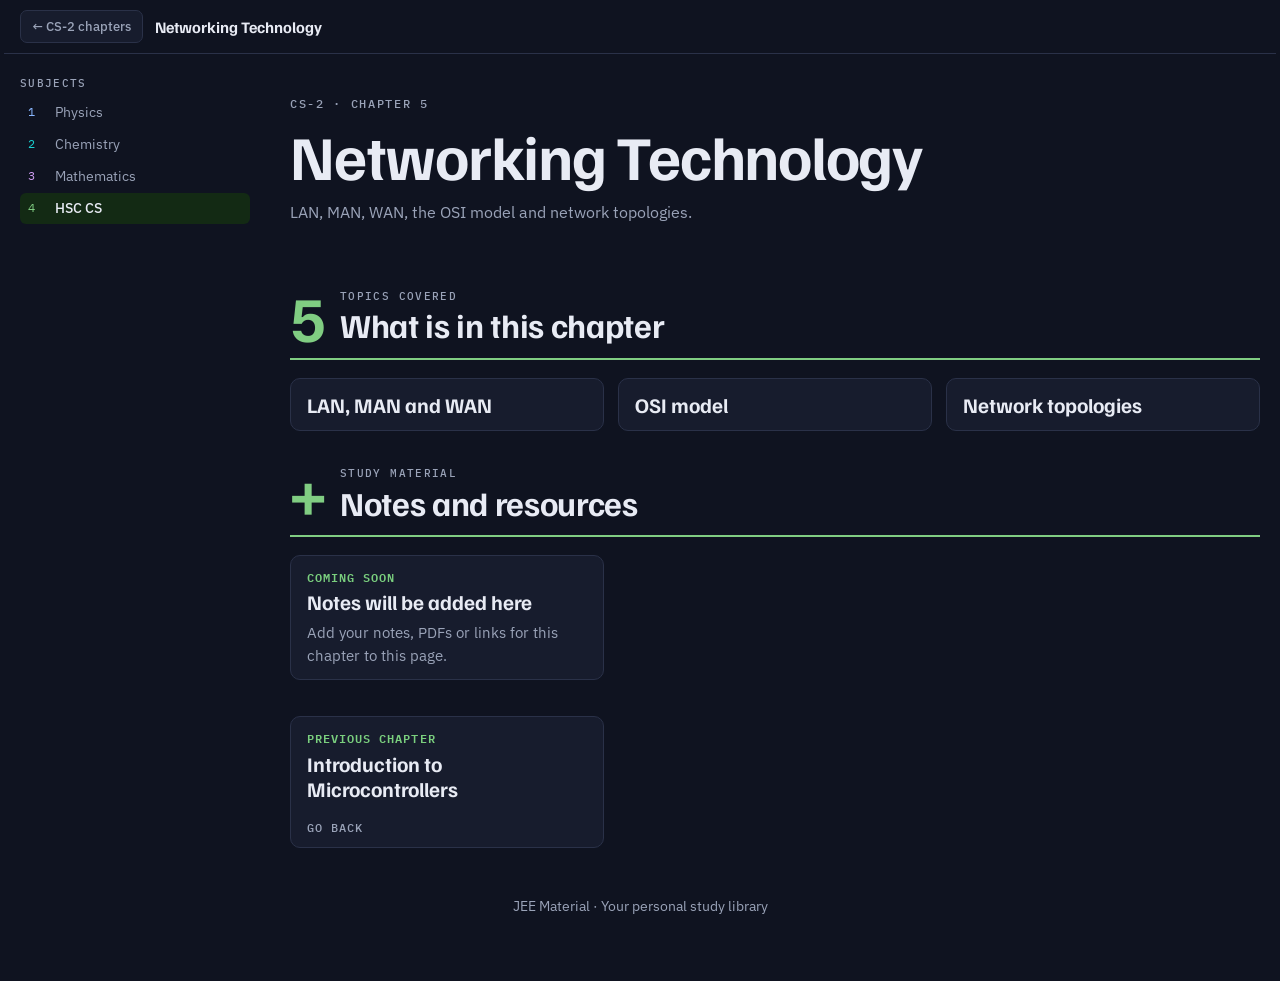
<file: cs2-networking.html>
<!doctype html>
<html lang="en" data-theme="dark"><head><meta charset="utf-8"><meta name="viewport" content="width=device-width,initial-scale=1"><meta name="theme-color" content="#0f1320"><title>Networking Technology | CS-2 | JEE Material</title><link rel="preconnect" href="https://fonts.googleapis.com"><link rel="preconnect" href="https://fonts.gstatic.com" crossorigin><link href="https://fonts.googleapis.com/css2?family=Familjen+Grotesk:wght@500;600;700&family=IBM+Plex+Sans:wght@400;500;600&family=IBM+Plex+Mono:wght@400;500&display=swap" rel="stylesheet"><link rel="stylesheet" href="site.css"></head>
<body data-s="cs"><div class="shell" id="top"><div class="bar"><a class="back" href="hsc-cs.html#cs2">← CS-2 chapters</a><b>Networking Technology</b><span style="flex:1"></span></div><nav class="nav" aria-label="Subjects"><h6>Subjects</h6><a data-s="physics" href="physics.html"><span>1</span>Physics</a><a data-s="chemistry" href="chemistry.html"><span>2</span>Chemistry</a><a data-s="maths" href="mathematics.html"><span>3</span>Mathematics</a><a data-s="cs" href="hsc-cs.html" class="on"><span>4</span>HSC CS</a></nav><main id="main" style="min-width:0"><header class="cover"><div class="eyebrow">CS-2 · Chapter 5</div><h1>Networking Technology</h1><p>LAN, MAN, WAN, the OSI model and network topologies.</p></header>
<section class="ch" data-s="cs"><div class="chh"><span class="chn">5</span><div><small>Topics covered</small><h2>What is in this chapter</h2></div></div><div class="g"><div class="c"><span class="t">LAN, MAN and WAN</span></div><div class="c"><span class="t">OSI model</span></div><div class="c"><span class="t">Network topologies</span></div></div></section>
<section class="ch" data-s="cs"><div class="chh"><span class="chn">+</span><div><small>Study material</small><h2>Notes and resources</h2></div></div><div class="g"><div class="c"><h3>Coming soon</h3><span class="t">Notes will be added here</span><p>Add your notes, PDFs or links for this chapter to this page.</p></div></div></section>
<section class="ch" data-s="cs"><div class="g"><a class="c res" href="cs2-microcontrollers.html"><h3>Previous chapter</h3><span class="t">Introduction to Microcontrollers</span><p></p><span class="go">Go back</span></a></div></section></main>
<footer>JEE Material · Your personal study library</footer></div><script src="site.js"></script></body></html>
</file>
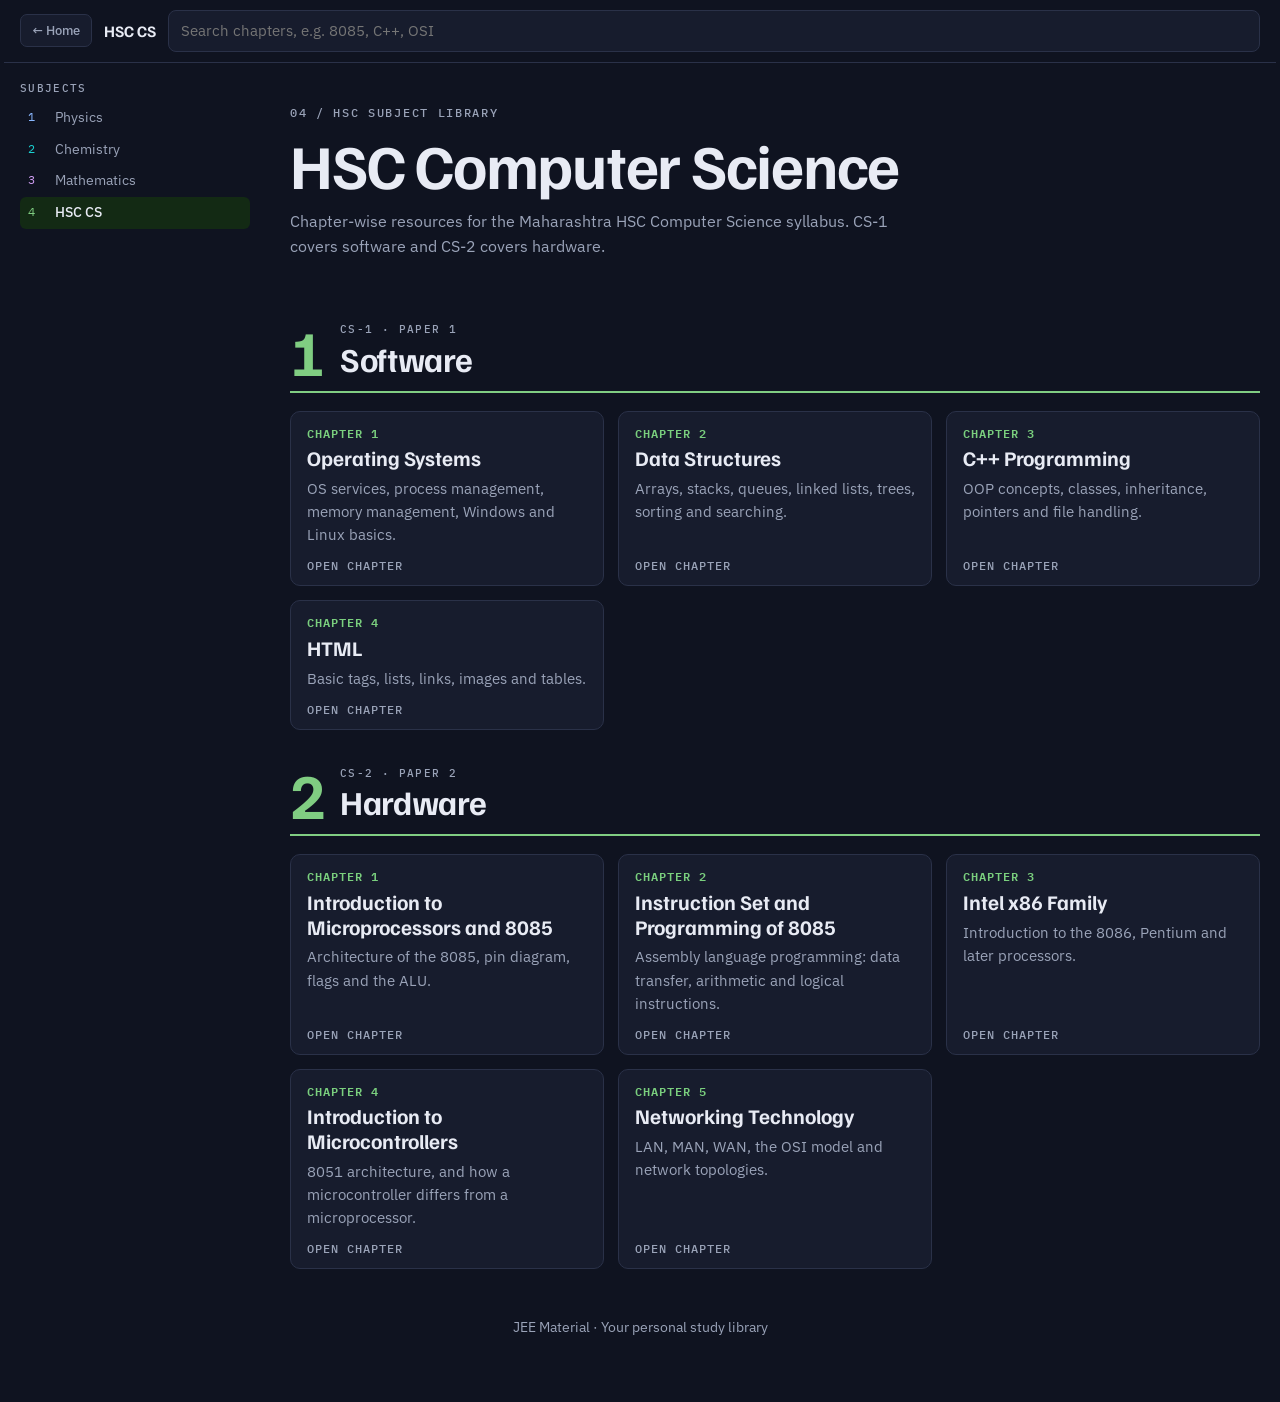
<file: hsc-cs.html>
<!doctype html>
<html lang="en" data-theme="dark"><head><meta charset="utf-8"><meta name="viewport" content="width=device-width,initial-scale=1"><meta name="theme-color" content="#0f1320"><title>HSC Computer Science | JEE Material</title><link rel="preconnect" href="https://fonts.googleapis.com"><link rel="preconnect" href="https://fonts.gstatic.com" crossorigin><link href="https://fonts.googleapis.com/css2?family=Familjen+Grotesk:wght@500;600;700&family=IBM+Plex+Sans:wght@400;500;600&family=IBM+Plex+Mono:wght@400;500&display=swap" rel="stylesheet"><link rel="stylesheet" href="site.css"></head>
<body data-s="cs"><div class="shell" id="top"><div class="bar"><a class="back" href="index.html">← Home</a><b>HSC CS</b><input id="q" type="search" placeholder="Search chapters, e.g. 8085, C++, OSI" aria-label="Search chapters" autocomplete="off"></div><nav class="nav" aria-label="Subjects"><h6>Subjects</h6><a data-s="physics" href="physics.html"><span>1</span>Physics</a><a data-s="chemistry" href="chemistry.html"><span>2</span>Chemistry</a><a data-s="maths" href="mathematics.html"><span>3</span>Mathematics</a><a data-s="cs" href="hsc-cs.html" class="on"><span>4</span>HSC CS</a></nav><main id="main" style="min-width:0"><header class="cover"><div class="eyebrow">04 / HSC subject library</div><h1>HSC Computer Science</h1><p>Chapter-wise resources for the Maharashtra HSC Computer Science syllabus. CS-1 covers software and CS-2 covers hardware.</p></header>
<section class="ch" id="cs1" data-s="cs"><div class="chh"><span class="chn">1</span><div><small>CS-1 · Paper 1</small><h2>Software</h2></div></div><div class="g"><a class="c res" href="cs1-operating-systems.html"><h3>Chapter 1</h3><span class="t">Operating Systems</span><p>OS services, process management, memory management, Windows and Linux basics.</p><span class="go">Open chapter</span></a><a class="c res" href="cs1-data-structures.html"><h3>Chapter 2</h3><span class="t">Data Structures</span><p>Arrays, stacks, queues, linked lists, trees, sorting and searching.</p><span class="go">Open chapter</span></a><a class="c res" href="cs1-cpp.html"><h3>Chapter 3</h3><span class="t">C++ Programming</span><p>OOP concepts, classes, inheritance, pointers and file handling.</p><span class="go">Open chapter</span></a><a class="c res" href="cs1-html.html"><h3>Chapter 4</h3><span class="t">HTML</span><p>Basic tags, lists, links, images and tables.</p><span class="go">Open chapter</span></a></div></section><section class="ch" id="cs2" data-s="cs"><div class="chh"><span class="chn">2</span><div><small>CS-2 · Paper 2</small><h2>Hardware</h2></div></div><div class="g"><a class="c res" href="cs2-8085-intro.html"><h3>Chapter 1</h3><span class="t">Introduction to Microprocessors and 8085</span><p>Architecture of the 8085, pin diagram, flags and the ALU.</p><span class="go">Open chapter</span></a><a class="c res" href="cs2-8085-instruction-set.html"><h3>Chapter 2</h3><span class="t">Instruction Set and Programming of 8085</span><p>Assembly language programming: data transfer, arithmetic and logical instructions.</p><span class="go">Open chapter</span></a><a class="c res" href="cs2-intel-x86.html"><h3>Chapter 3</h3><span class="t">Intel x86 Family</span><p>Introduction to the 8086, Pentium and later processors.</p><span class="go">Open chapter</span></a><a class="c res" href="cs2-microcontrollers.html"><h3>Chapter 4</h3><span class="t">Introduction to Microcontrollers</span><p>8051 architecture, and how a microcontroller differs from a microprocessor.</p><span class="go">Open chapter</span></a><a class="c res" href="cs2-networking.html"><h3>Chapter 5</h3><span class="t">Networking Technology</span><p>LAN, MAN, WAN, the OSI model and network topologies.</p><span class="go">Open chapter</span></a></div></section><div id="empty" class="empty" hidden>No chapter matches that search.</div></main>
<footer>JEE Material · Your personal study library</footer></div><script src="site.js"></script></body></html>
</file>
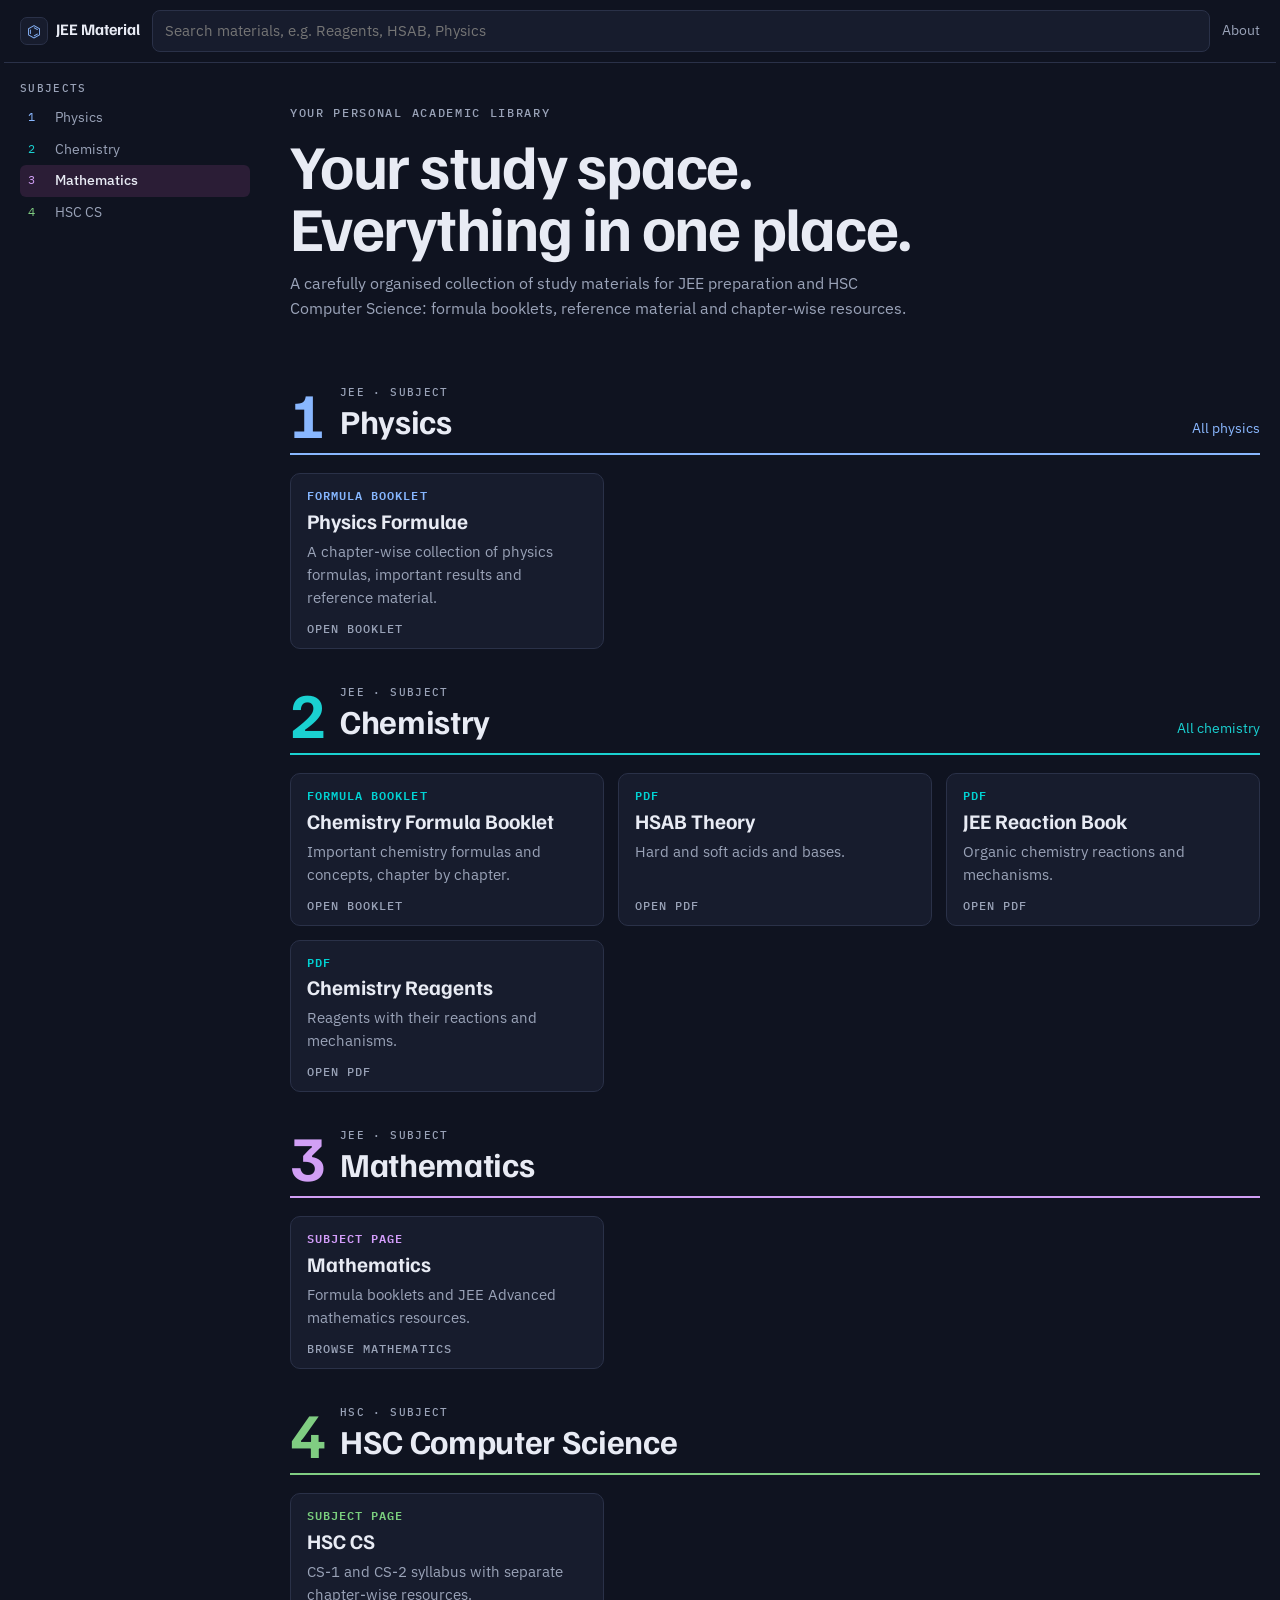
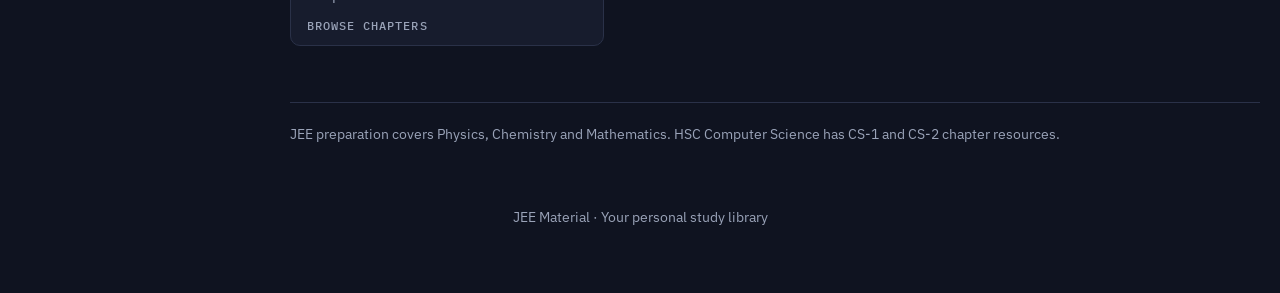
<file: index (3).html>
<!doctype html>
<html lang="en" data-theme="dark"><head><meta charset="utf-8"><meta name="viewport" content="width=device-width,initial-scale=1"><meta name="theme-color" content="#0f1320"><title>JEE Material | Study Library</title><link rel="preconnect" href="https://fonts.googleapis.com"><link rel="preconnect" href="https://fonts.gstatic.com" crossorigin><link href="https://fonts.googleapis.com/css2?family=Familjen+Grotesk:wght@500;600;700&family=IBM+Plex+Sans:wght@400;500;600&family=IBM+Plex+Mono:wght@400;500&display=swap" rel="stylesheet"><link rel="stylesheet" href="site.css"></head>
<body><div class="shell" id="top">
<div class="bar"><b><span class="logo">⌬</span>JEE Material</b><input id="q" type="search" placeholder="Search materials, e.g. Reagents, HSAB, Physics" aria-label="Search materials" autocomplete="off"><a class="link" href="#about">About</a></div>
<nav class="nav" aria-label="Subjects"><h6>Subjects</h6><a data-s="physics" data-t="physics" href="#physics"><span>1</span>Physics</a><a data-s="chemistry" data-t="chemistry" href="#chemistry"><span>2</span>Chemistry</a><a data-s="maths" data-t="maths" href="#maths"><span>3</span>Mathematics</a><a data-s="cs" data-t="cs" href="#cs"><span>4</span>HSC CS</a></nav>
<main id="main" style="min-width:0">
<header class="cover"><div class="eyebrow">Your personal academic library</div><h1>Your study space. Everything in one place.</h1><p>A carefully organised collection of study materials for JEE preparation and HSC Computer Science: formula booklets, reference material and chapter-wise resources.</p></header>
<section class="ch" id="physics" data-s="physics"><div class="chh"><span class="chn">1</span><div><small>JEE · Subject</small><h2>Physics</h2></div><a class="more" href="physics.html">All physics</a></div><div class="g"><a class="c res" href="Physics%20Formula%20Booklet.html"><h3>Formula booklet</h3><span class="t">Physics Formulae</span><p>A chapter-wise collection of physics formulas, important results and reference material.</p><span class="go">Open booklet</span></a></div></section>
<section class="ch" id="chemistry" data-s="chemistry"><div class="chh"><span class="chn">2</span><div><small>JEE · Subject</small><h2>Chemistry</h2></div><a class="more" href="chemistry.html">All chemistry</a></div><div class="g"><a class="c res" href="Chemistry_Formula_Booklet.html"><h3>Formula booklet</h3><span class="t">Chemistry Formula Booklet</span><p>Important chemistry formulas and concepts, chapter by chapter.</p><span class="go">Open booklet</span></a><a class="c res" href="HSAB_Hard_Soft_Acids_Bases.pdf" target="_blank" rel="noopener"><h3>PDF</h3><span class="t">HSAB Theory</span><p>Hard and soft acids and bases.</p><span class="go">Open PDF</span></a><a class="c res" href="JEE_Reaction_Book_Dark_Edition.pdf" target="_blank" rel="noopener"><h3>PDF</h3><span class="t">JEE Reaction Book</span><p>Organic chemistry reactions and mechanisms.</p><span class="go">Open PDF</span></a><a class="c res" href="Chemistry_Reagents.pdf" target="_blank" rel="noopener"><h3>PDF</h3><span class="t">Chemistry Reagents</span><p>Reagents with their reactions and mechanisms.</p><span class="go">Open PDF</span></a></div></section>
<section class="ch" id="maths" data-s="maths"><div class="chh"><span class="chn">3</span><div><small>JEE · Subject</small><h2>Mathematics</h2></div></div><div class="g"><a class="c res" href="mathematics.html"><h3>Subject page</h3><span class="t">Mathematics</span><p>Formula booklets and JEE Advanced mathematics resources.</p><span class="go">Browse mathematics</span></a></div></section>
<section class="ch" id="cs" data-s="cs"><div class="chh"><span class="chn">4</span><div><small>HSC · Subject</small><h2>HSC Computer Science</h2></div></div><div class="g"><a class="c res" href="hsc-cs.html"><h3>Subject page</h3><span class="t">HSC CS</span><p>CS-1 and CS-2 syllabus with separate chapter-wise resources.</p><span class="go">Browse chapters</span></a></div></section>
<p class="about" id="about">JEE preparation covers Physics, Chemistry and Mathematics. HSC Computer Science has CS-1 and CS-2 chapter resources.</p>
<div id="empty" class="empty" hidden>No material matches that search.</div>
</main>
<footer>JEE Material · Your personal study library</footer>
</div><script src="site.js"></script></body></html>
</file>
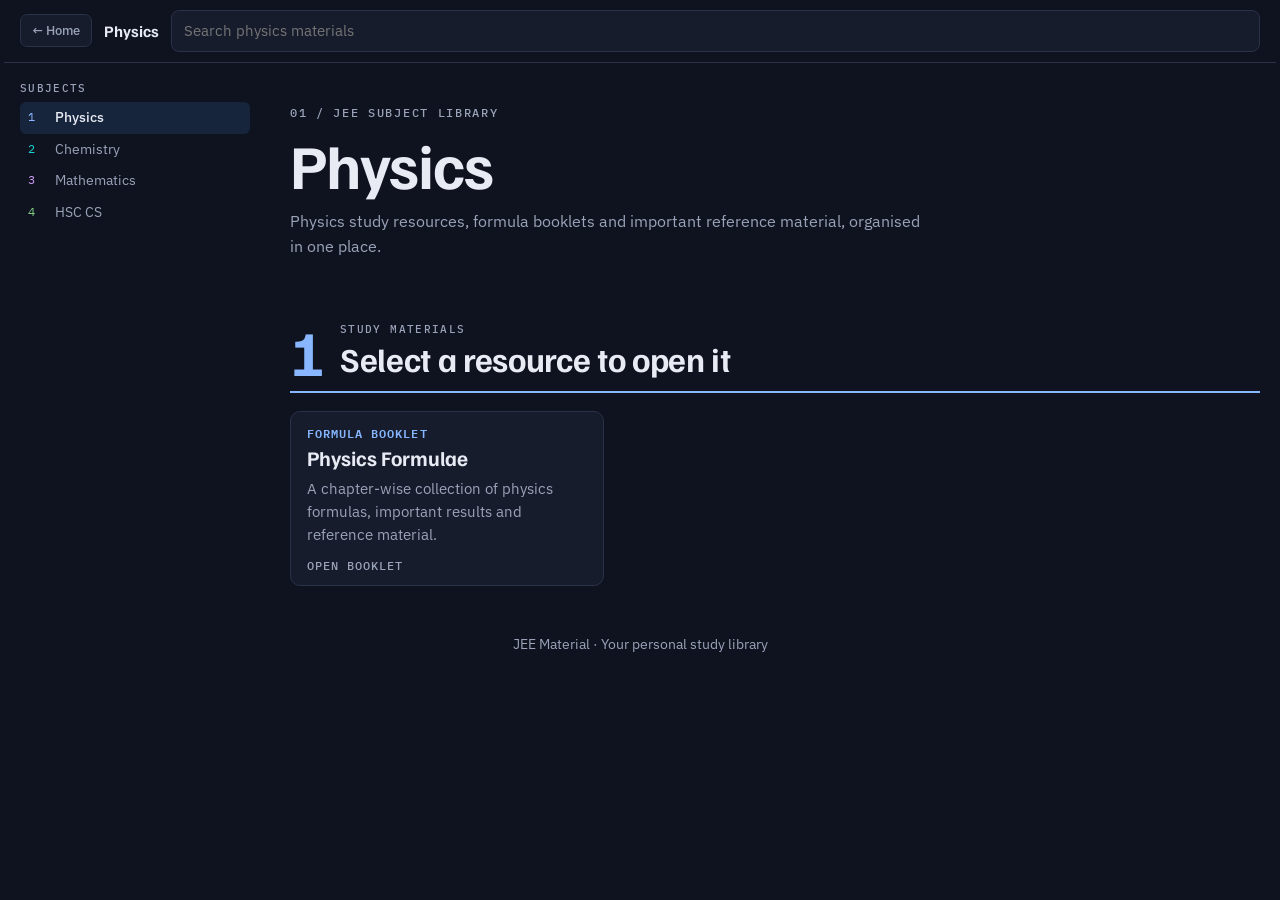
<file: physics (2).html>
<!doctype html>
<html lang="en" data-theme="dark"><head><meta charset="utf-8"><meta name="viewport" content="width=device-width,initial-scale=1"><meta name="theme-color" content="#0f1320"><title>Physics | JEE Material</title><link rel="preconnect" href="https://fonts.googleapis.com"><link rel="preconnect" href="https://fonts.gstatic.com" crossorigin><link href="https://fonts.googleapis.com/css2?family=Familjen+Grotesk:wght@500;600;700&family=IBM+Plex+Sans:wght@400;500;600&family=IBM+Plex+Mono:wght@400;500&display=swap" rel="stylesheet"><link rel="stylesheet" href="site.css"></head>
<body data-s="physics"><div class="shell" id="top">
<div class="bar"><a class="back" href="index.html">← Home</a><b>Physics</b><input id="q" type="search" placeholder="Search physics materials" aria-label="Search materials" autocomplete="off"></div>
<nav class="nav" aria-label="Subjects"><h6>Subjects</h6><a data-s="physics" data-t="physics" href="physics.html" class="on"><span>1</span>Physics</a><a data-s="chemistry" data-t="chemistry" href="chemistry.html"><span>2</span>Chemistry</a><a data-s="maths" data-t="maths" href="mathematics.html"><span>3</span>Mathematics</a><a data-s="cs" data-t="cs" href="hsc-cs.html"><span>4</span>HSC CS</a></nav>
<main id="main" style="min-width:0">
<header class="cover"><div class="eyebrow">01 / JEE subject library</div><h1>Physics</h1><p>Physics study resources, formula booklets and important reference material, organised in one place.</p></header>
<section class="ch" id="physics" data-s="physics"><div class="chh"><span class="chn">1</span><div><small>Study materials</small><h2>Select a resource to open it</h2></div></div><div class="g"><a class="c res" href="Physics%20Formula%20Booklet.html"><h3>Formula booklet</h3><span class="t">Physics Formulae</span><p>A chapter-wise collection of physics formulas, important results and reference material.</p><span class="go">Open booklet</span></a></div></section>
<div id="empty" class="empty" hidden>No material matches that search.</div>
</main>
<footer>JEE Material · Your personal study library</footer>
</div><script src="site.js"></script></body></html>
</file>
<file: site.css>
/* Shared by index, subject pages. Same tokens and components as the formula booklets. */
:root{--bg:#0f1320;--surface:#171c2d;--fg:#e8ebf4;--muted:#9aa3b8;--line:#2a3148;--soft:#1e2438;--l:.78;--bl:.26;--cl:.86;--h:262;color-scheme:dark;
--f-display:'Familjen Grotesk','IBM Plex Sans',system-ui,sans-serif;--f-body:'IBM Plex Sans',system-ui,sans-serif;--f-mono:'IBM Plex Mono',ui-monospace,Menlo,monospace}
[data-s=physics]{--h:262}[data-s=chemistry]{--h:195}[data-s=maths]{--h:310}[data-s=cs]{--h:145}
*{box-sizing:border-box}
html{scroll-behavior:smooth;scroll-padding-top:4.5rem}
body{background:var(--bg);color:var(--fg);font:16px/1.55 var(--f-body);margin:0;padding-inline:16px}
a{color:inherit;text-decoration:none}
[hidden]{display:none!important}
.shell{max-width:1240px;margin-inline:auto;display:grid;grid-template-columns:1fr;gap:0 40px}
@media(min-width:1000px){.shell{grid-template-columns:230px minmax(0,1fr)}}
.bar{position:sticky;top:0;z-index:20;background:var(--bg);display:flex;gap:12px;align-items:center;padding:10px 16px;margin-inline:-16px;border-bottom:1px solid var(--line);grid-column:1/-1}
.bar b{font:700 1rem var(--f-display);white-space:nowrap}
.bar input{flex:1;min-width:0;font:inherit;font-size:.95rem;padding:8px 12px;border-radius:8px;border:1px solid var(--line);background:var(--surface);color:var(--fg)}
.bar .link{font-size:.85rem;color:var(--muted);white-space:nowrap}.bar .link:hover{color:var(--fg)}
:focus-visible{outline:2px solid oklch(var(--l) .15 var(--h));outline-offset:2px}
.logo{display:inline-grid;place-items:center;width:28px;height:28px;margin-right:8px;border:1px solid var(--line);border-radius:7px;background:var(--surface);color:oklch(var(--l) .13 262);vertical-align:middle}
.back{display:inline-flex;padding:7px 11px;border:1px solid var(--line);border-radius:7px;background:var(--surface);color:var(--muted);font:500 13px var(--f-body);white-space:nowrap}
.back:hover{color:var(--fg);background:var(--soft)}
.nav{display:none}
@media(min-width:1000px){.nav{display:block;position:sticky;top:3.6rem;align-self:start;padding-block:20px 40px;font-size:.88rem}}
.nav h6{font:500 .7rem/1 var(--f-mono);letter-spacing:.12em;text-transform:uppercase;margin:0 0 8px;color:var(--muted)}
.nav a{display:flex;gap:8px;padding:5px 8px;border-radius:6px;color:var(--muted)}
.nav a span{font:400 .75rem/1.7 var(--f-mono);min-width:1.6em;color:oklch(var(--l) .13 var(--h))}
.nav a:hover{background:var(--soft);color:var(--fg)}
.nav a.on{background:oklch(var(--bl) .05 var(--h));color:var(--fg);font-weight:500}
.cover{padding-block:44px 28px;max-width:60rem}
.eyebrow{font:500 .75rem/1 var(--f-mono);letter-spacing:.14em;text-transform:uppercase;color:var(--muted)}
.cover h1{font:700 clamp(2.2rem,6vw,3.9rem)/1 var(--f-display);letter-spacing:-.02em;margin:14px 0;text-wrap:balance}
.cover p{color:var(--muted);max-width:40rem;margin:0}
.ch{padding-top:36px}
.chh{display:flex;align-items:flex-end;gap:16px;padding-bottom:14px;margin-bottom:18px;border-bottom:2px solid oklch(var(--l) .13 var(--h))}
.chn{font:700 clamp(2.6rem,7vw,4rem)/.85 var(--f-display);color:oklch(var(--l) .13 var(--h));letter-spacing:-.03em}
.chh h2{margin:0;font:700 clamp(1.5rem,3.6vw,2.1rem)/1.05 var(--f-display);letter-spacing:-.01em}
.chh small{display:block;font:500 .7rem/1 var(--f-mono);letter-spacing:.12em;text-transform:uppercase;color:var(--muted);margin-bottom:6px}
.chh .more{margin-left:auto;font-size:.85rem;color:oklch(var(--l) .13 var(--h));white-space:nowrap}
.g{display:grid;grid-template-columns:repeat(auto-fill,minmax(min(100%,19rem),1fr));gap:14px}
.c{display:flex;flex-direction:column;gap:6px;background:var(--surface);border:1px solid var(--line);border-radius:10px;padding:14px 16px 12px;min-width:0}
.c h3{font:600 .72rem/1.25 var(--f-mono);letter-spacing:.09em;text-transform:uppercase;margin:0;color:oklch(var(--l) .14 var(--h))}
.c .t{font:700 1.3rem/1.2 var(--f-display)}
.c p{margin:0;flex:1;color:var(--muted);font-size:.93rem}
.c .go{margin-top:6px;font:500 .72rem var(--f-mono);letter-spacing:.09em;text-transform:uppercase;color:var(--muted)}
.res:hover{background:oklch(var(--bl) .035 var(--h));border-color:oklch(var(--l) .06 var(--h)/.5)}
.res:hover .go{color:oklch(var(--l) .15 var(--h))}
.empty{padding:40px 0;color:var(--muted)}
.about{margin-top:56px;padding-top:20px;border-top:1px solid var(--line);color:var(--muted);font-size:.9rem}
footer{grid-column:1/-1;padding-block:48px 64px;color:var(--muted);font-size:.85rem;text-align:center}
@media(prefers-reduced-motion:reduce){html{scroll-behavior:auto}}
</file>
